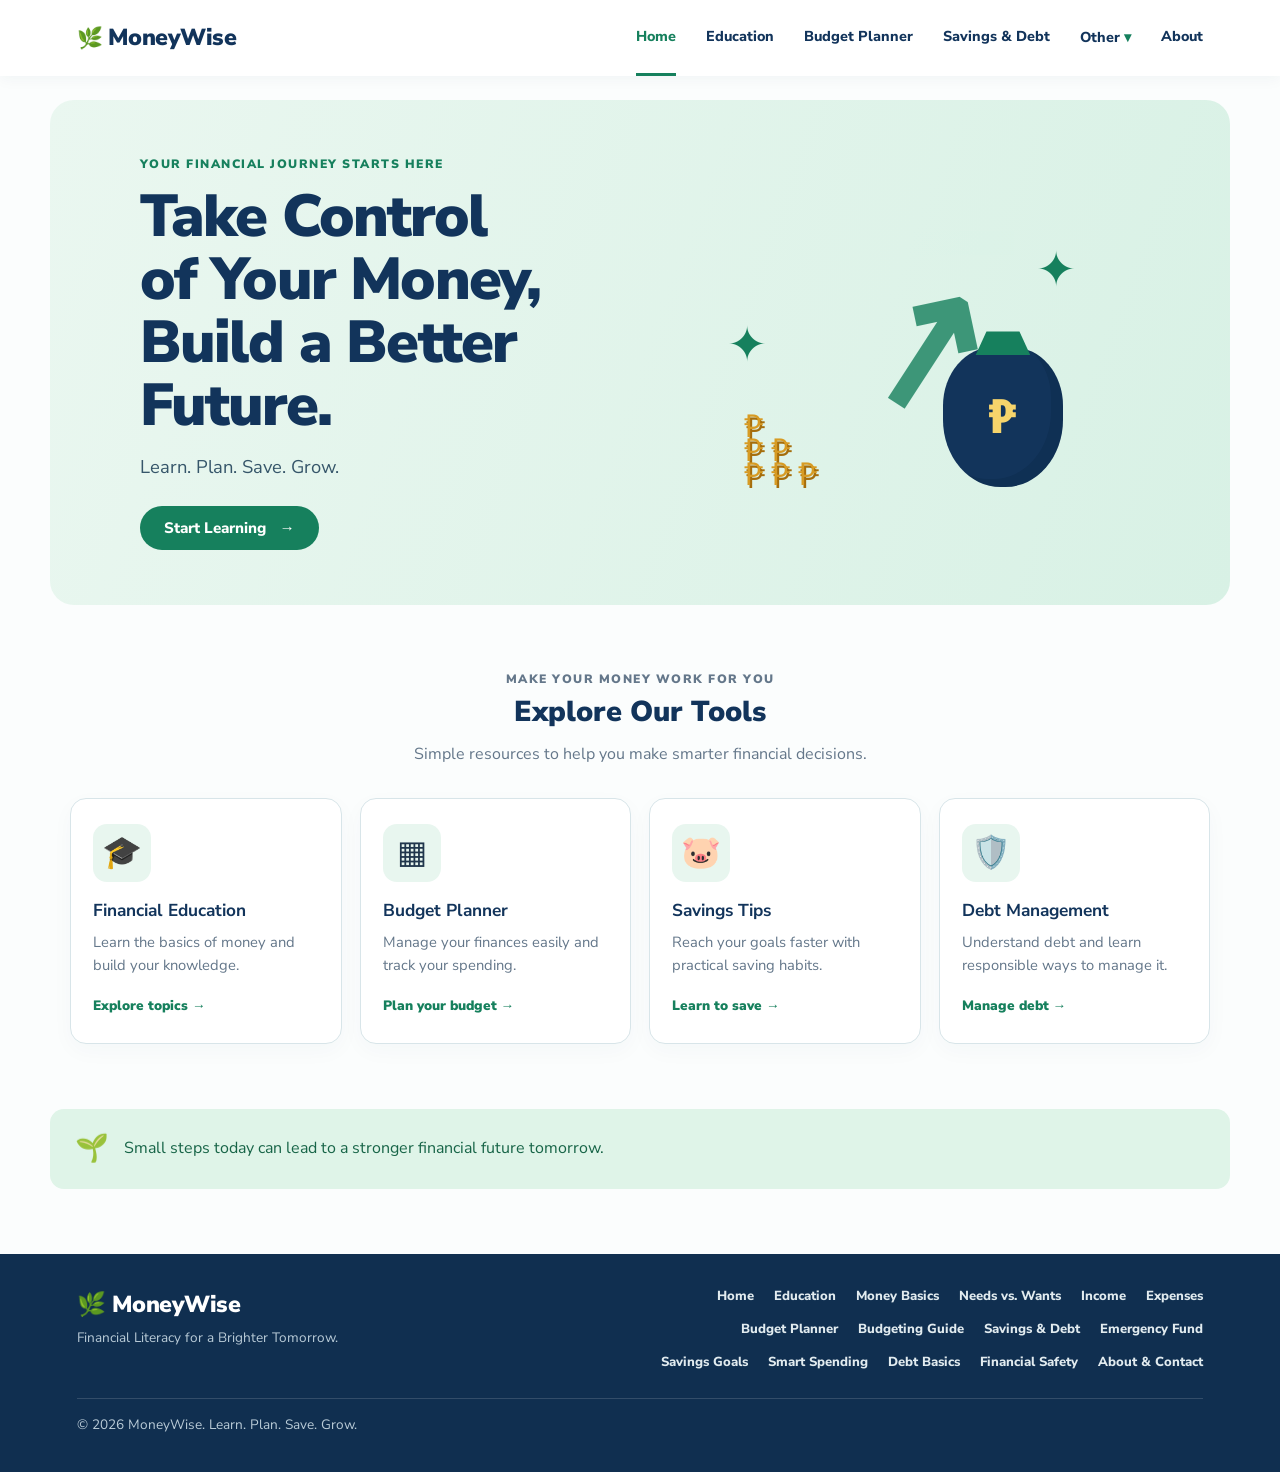
<file: index.html>
<!DOCTYPE html>
<html lang="en">
 <head>
  <meta charset="utf-8"/>
  <meta content="width=device-width, initial-scale=1.0" name="viewport"/>
  <title>
   MoneyWise | Financial Literacy
  </title>
  <link href="style.css" rel="stylesheet"/>
 </head>
 <body>
  <header class="site-header">
   <a class="brand" href="index.html">
    <span class="brand-icon">
     🌿
    </span>
    MoneyWise
   </a>
   <button aria-label="Toggle navigation" class="menu-toggle">
    ☰
   </button>
   <nav class="nav">
    <a class="active" href="index.html">
     Home
    </a>
    <a href="education.html">
     Education
    </a>
    <a href="budget.html">
     Budget Planner
    </a>
    <a href="savings.html">
     Savings &amp; Debt
    </a>
    <details class="more-menu"><summary>Other</summary><div class="more-links"><a href="money-basics.html">Money Basics</a><a href="needs-wants.html">Needs vs. Wants</a><a href="income.html">Income</a><a href="expenses.html">Expenses</a><a href="budget.html">Budget Planner</a><a href="budgeting-guide.html">Budgeting Guide</a><a href="savings.html">Savings & Debt</a><a href="emergency-fund.html">Emergency Fund</a><a href="saving-goals.html">Savings Goals</a><a href="smart-shopping.html">Smart Spending</a><a href="debt-basics.html">Debt Basics</a><a href="financial-safety.html">Financial Safety</a></div></details><a href="about.html">
     About
    </a>
   </nav>
  </header>
  <main>
   <section class="hero home-hero">
    <div class="hero-copy">
     <p class="eyebrow">
      YOUR FINANCIAL JOURNEY STARTS HERE
     </p>
     <h1>
      Take Control
      <br/>
      of Your Money,
      <br/>
      Build a Better Future.
     </h1>
     <p>
      Learn. Plan. Save. Grow.
     </p>
     <a class="btn" href="education.html">
      Start Learning
      <span>
       &rarr;
      </span>
     </a>
    </div>
    <div aria-hidden="true" class="hero-art">
     <div class="growth">
      &nearrow;
     </div>
     <div class="coin-stack">
      ₱
      <br/>
      ₱ ₱
      <br/>
      ₱ ₱ ₱
     </div>
     <div class="money-bag">
      ₱
     </div>
     <span class="leaf leaf-one">
      ✦
     </span>
     <span class="leaf leaf-two">
      ✦
     </span>
    </div>
   </section>
   <section class="section">
    <div class="section-heading">
     <p class="eyebrow">
      MAKE YOUR MONEY WORK FOR YOU
     </p>
     <h2>
      Explore Our Tools
     </h2>
     <p>
      Simple resources to help you make smarter financial decisions.
     </p>
    </div>
    <div class="feature-grid">
     <a class="feature-card" href="education.html">
      <span class="feature-icon">
       🎓
      </span>
      <h3>
       Financial Education
      </h3>
      <p>
       Learn the basics of money and build your knowledge.
      </p>
      <span class="card-link">
       Explore topics &rarr;
      </span>
     </a>
     <a class="feature-card" href="budget.html">
      <span class="feature-icon">
       ▦
      </span>
      <h3>
       Budget Planner
      </h3>
      <p>
       Manage your finances easily and track your spending.
      </p>
      <span class="card-link">
       Plan your budget &rarr;
      </span>
     </a>
     <a class="feature-card" href="savings.html">
      <span class="feature-icon">
       🐷
      </span>
      <h3>
       Savings Tips
      </h3>
      <p>
       Reach your goals faster with practical saving habits.
      </p>
      <span class="card-link">
       Learn to save &rarr;
      </span>
     </a>
     <a class="feature-card" href="savings.html#debt">
      <span class="feature-icon">
       🛡️
      </span>
      <h3>
       Debt Management
      </h3>
      <p>
       Understand debt and learn responsible ways to manage it.
      </p>
      <span class="card-link">
       Manage debt &rarr;
      </span>
     </a>
    </div>
   </section>
   <section class="quote-band">
    <span>
     🌱
    </span>
    <p>
     Small steps today can lead to a stronger financial future tomorrow.
    </p>
   </section>
  </main>
  <footer class="footer">
   <div>
    <a class="brand footer-brand" href="index.html">
     🌿 MoneyWise
    </a>
    <p>
     Financial Literacy for a Brighter Tomorrow.
    </p>
   </div>
   
   <div class="footer-links">
    <a href="index.html">Home</a>
    <a href="education.html">Education</a>
    <a href="money-basics.html">Money Basics</a>
    <a href="needs-wants.html">Needs vs. Wants</a>
    <a href="income.html">Income</a>
    <a href="expenses.html">Expenses</a>
    <a href="budget.html">Budget Planner</a>
    <a href="budgeting-guide.html">Budgeting Guide</a>
    <a href="savings.html">Savings & Debt</a>
    <a href="emergency-fund.html">Emergency Fund</a>
    <a href="saving-goals.html">Savings Goals</a>
    <a href="smart-shopping.html">Smart Spending</a>
    <a href="debt-basics.html">Debt Basics</a>
    <a href="financial-safety.html">Financial Safety</a>
    <a href="about.html">About & Contact</a>
   </div>
   <p class="copyright">
    &copy; 2026 MoneyWise. Learn. Plan. Save. Grow.
   </p>
  </footer>
  <script src="script.js">
  </script>
 </body>
</html>
</file>
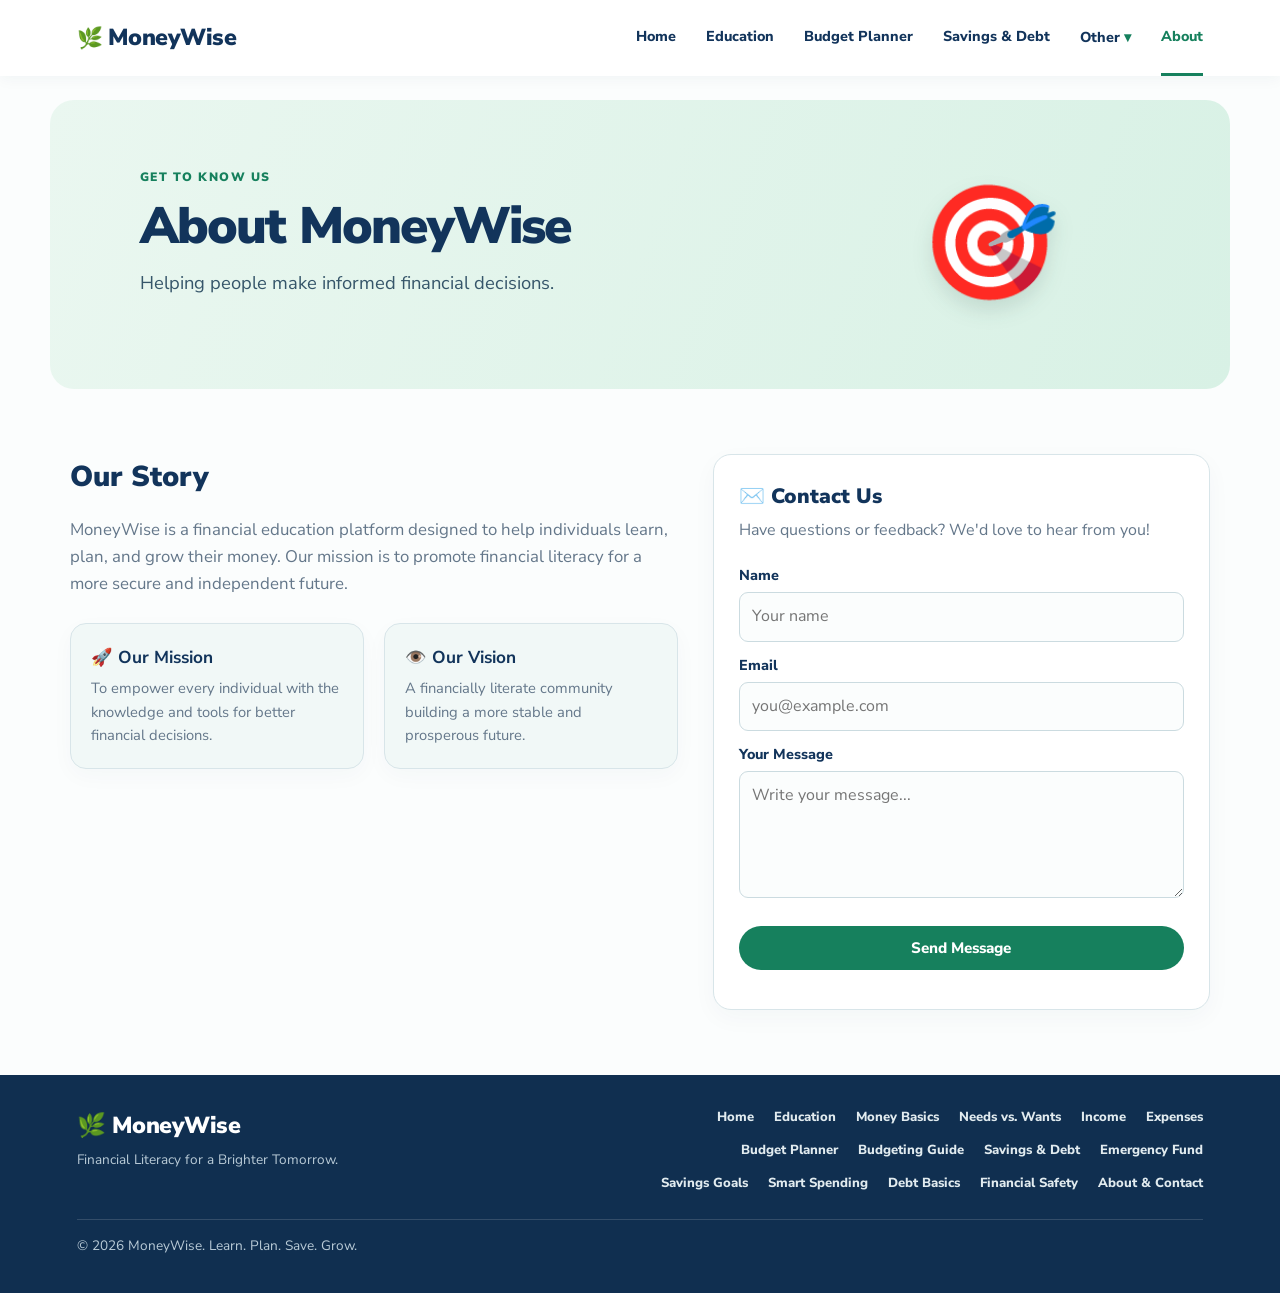
<file: about.html>
<!DOCTYPE html>
<html lang="en">
 <head>
  <meta charset="utf-8"/>
  <meta content="width=device-width, initial-scale=1.0" name="viewport"/>
  <title>
   About Us | MoneyWise
  </title>
  <link href="style.css" rel="stylesheet"/>
 </head>
 <body>
  <header class="site-header">
   <a class="brand" href="index.html">
    <span class="brand-icon">
     🌿
    </span>
    MoneyWise
   </a>
   <button aria-label="Toggle navigation" class="menu-toggle">
    ☰
   </button>
   <nav class="nav">
    <a href="index.html">
     Home
    </a>
    <a href="education.html">
     Education
    </a>
    <a href="budget.html">
     Budget Planner
    </a>
    <a href="savings.html">
     Savings &amp; Debt
    </a>
    <details class="more-menu"><summary>Other</summary><div class="more-links"><a href="money-basics.html">Money Basics</a><a href="needs-wants.html">Needs vs. Wants</a><a href="income.html">Income</a><a href="expenses.html">Expenses</a><a href="budget.html">Budget Planner</a><a href="budgeting-guide.html">Budgeting Guide</a><a href="savings.html">Savings & Debt</a><a href="emergency-fund.html">Emergency Fund</a><a href="saving-goals.html">Savings Goals</a><a href="smart-shopping.html">Smart Spending</a><a href="debt-basics.html">Debt Basics</a><a href="financial-safety.html">Financial Safety</a></div></details><a class="active" href="about.html">
     About
    </a>
   </nav>
  </header>
  <main>
   <section class="hero inner-hero about-hero">
    <div class="hero-copy">
     <p class="eyebrow">
      GET TO KNOW US
     </p>
     <h1>
      About MoneyWise
     </h1>
     <p>
      Helping people make informed financial decisions.
     </p>
    </div>
    <div class="hero-illustration target">
     🎯
    </div>
   </section>
   <section class="section about-layout">
    <div class="about-copy">
     <h2>
      Our Story
     </h2>
     <p>
      MoneyWise is a financial education platform designed to help individuals learn, plan, and grow their money. Our mission is to promote financial literacy for a more secure and independent future.
     </p>
     <div class="two-columns">
      <article class="mini-panel">
       <h3>
        🚀 Our Mission
       </h3>
       <p>
        To empower every individual with the knowledge and tools for better financial decisions.
       </p>
      </article>
      <article class="mini-panel">
       <h3>
        👁️ Our Vision
       </h3>
       <p>
        A financially literate community building a more stable and prosperous future.
       </p>
      </article>
     </div>
    </div>
    <section class="panel contact-panel">
     <h2>
      ✉️ Contact Us
     </h2>
     <p class="muted">
      Have questions or feedback? We'd love to hear from you!
     </p>
     <form id="contact-form">
      <label for="name">
       Name
      </label>
      <input id="name" placeholder="Your name" required="" type="text"/>
      <label for="email">
       Email
      </label>
      <input id="email" placeholder="you@example.com" required="" type="email"/>
      <label for="message">
       Your Message
      </label>
      <textarea id="message" placeholder="Write your message..." required="" rows="4"></textarea>
      <button class="btn full-btn" type="submit">
       Send Message
      </button>
      <p aria-live="polite" class="form-message" id="contact-message">
      </p>
     </form>
    </section>
   </section>
  </main>
  <footer class="footer">
   <div>
    <a class="brand footer-brand" href="index.html">
     🌿 MoneyWise
    </a>
    <p>
     Financial Literacy for a Brighter Tomorrow.
    </p>
   </div>
   
   <div class="footer-links">
    <a href="index.html">Home</a>
    <a href="education.html">Education</a>
    <a href="money-basics.html">Money Basics</a>
    <a href="needs-wants.html">Needs vs. Wants</a>
    <a href="income.html">Income</a>
    <a href="expenses.html">Expenses</a>
    <a href="budget.html">Budget Planner</a>
    <a href="budgeting-guide.html">Budgeting Guide</a>
    <a href="savings.html">Savings & Debt</a>
    <a href="emergency-fund.html">Emergency Fund</a>
    <a href="saving-goals.html">Savings Goals</a>
    <a href="smart-shopping.html">Smart Spending</a>
    <a href="debt-basics.html">Debt Basics</a>
    <a href="financial-safety.html">Financial Safety</a>
    <a href="about.html">About & Contact</a>
   </div>
   <p class="copyright">
    &copy; 2026 MoneyWise. Learn. Plan. Save. Grow.
   </p>
  </footer>
  <script src="script.js">
  </script>
 </body>
</html>
</file>
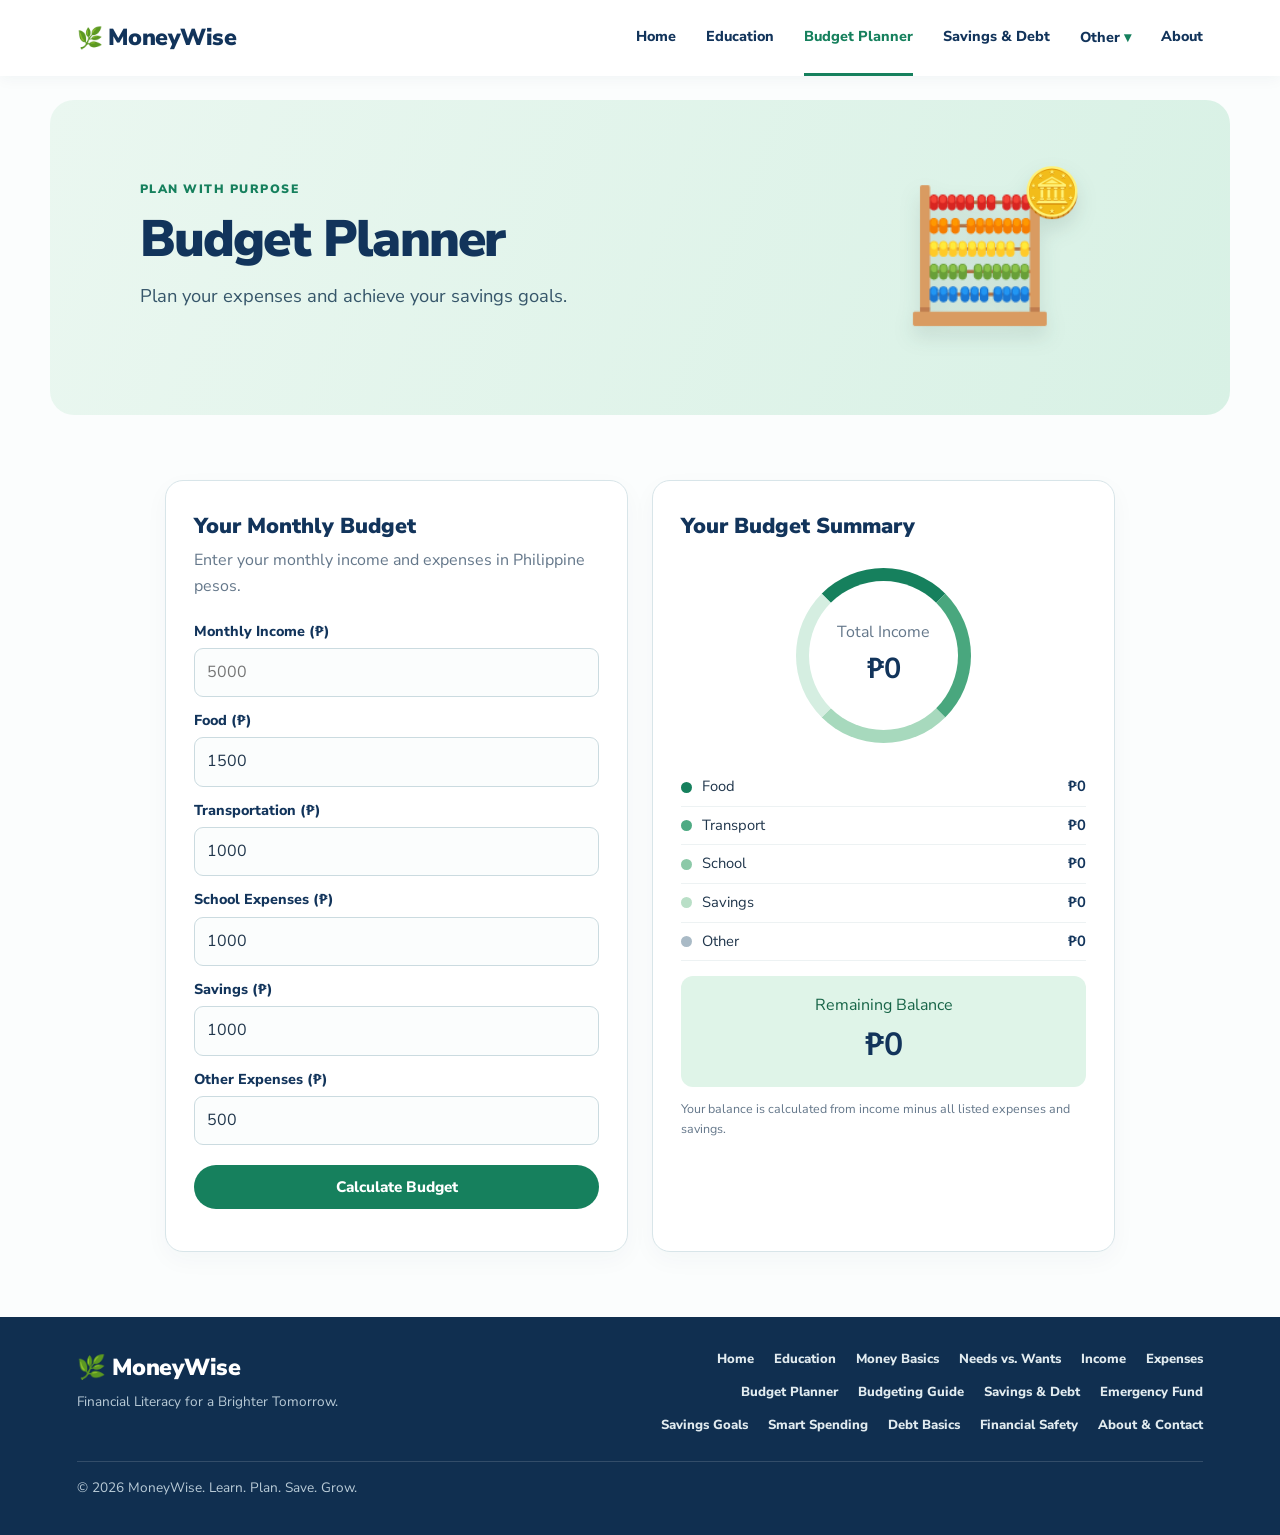
<file: budget.html>
<!DOCTYPE html>
<html lang="en">
 <head>
  <meta charset="utf-8"/>
  <meta content="width=device-width, initial-scale=1.0" name="viewport"/>
  <title>
   Budget Planner | MoneyWise
  </title>
  <link href="style.css" rel="stylesheet"/>
 </head>
 <body>
  <header class="site-header">
   <a class="brand" href="index.html">
    <span class="brand-icon">
     🌿
    </span>
    MoneyWise
   </a>
   <button aria-label="Toggle navigation" class="menu-toggle">
    ☰
   </button>
   <nav class="nav">
    <a href="index.html">
     Home
    </a>
    <a href="education.html">
     Education
    </a>
    <a class="active" href="budget.html">
     Budget Planner
    </a>
    <a href="savings.html">
     Savings &amp; Debt
    </a>
    <details class="more-menu"><summary>Other</summary><div class="more-links"><a href="money-basics.html">Money Basics</a><a href="needs-wants.html">Needs vs. Wants</a><a href="income.html">Income</a><a href="expenses.html">Expenses</a><a href="budget.html">Budget Planner</a><a href="budgeting-guide.html">Budgeting Guide</a><a href="savings.html">Savings & Debt</a><a href="emergency-fund.html">Emergency Fund</a><a href="saving-goals.html">Savings Goals</a><a href="smart-shopping.html">Smart Spending</a><a href="debt-basics.html">Debt Basics</a><a href="financial-safety.html">Financial Safety</a></div></details><a href="about.html">
     About
    </a>
   </nav>
  </header>
  <main>
   <section class="hero inner-hero budget-hero">
    <div class="hero-copy">
     <p class="eyebrow">
      PLAN WITH PURPOSE
     </p>
     <h1>
      Budget Planner
     </h1>
     <p>
      Plan your expenses and achieve your savings goals.
     </p>
    </div>
    <div class="hero-illustration">
     🧮
     <span>
      🪙
     </span>
    </div>
   </section>
   <section class="section">
    <div class="budget-layout">
     <section class="panel">
      <h2>
       Your Monthly Budget
      </h2>
      <p class="muted">
       Enter your monthly income and expenses in Philippine pesos.
      </p>
      <form id="budget-form">
       <label for="income">
        Monthly Income (₱)
       </label>
       <input id="income" min="0" placeholder="5000" required="" step="0.01" type="number"/>
       <label for="food">
        Food (₱)
       </label>
       <input id="food" min="0" step="0.01" type="number" value="1500"/>
       <label for="transport">
        Transportation (₱)
       </label>
       <input id="transport" min="0" step="0.01" type="number" value="1000"/>
       <label for="school">
        School Expenses (₱)
       </label>
       <input id="school" min="0" step="0.01" type="number" value="1000"/>
       <label for="savings">
        Savings (₱)
       </label>
       <input id="savings" min="0" step="0.01" type="number" value="1000"/>
       <label for="other">
        Other Expenses (₱)
       </label>
       <input id="other" min="0" step="0.01" type="number" value="500"/>
       <button class="btn full-btn" type="submit">
        Calculate Budget
       </button>
      </form>
      <p aria-live="polite" class="form-message" id="budget-message">
      </p>
     </section>
     <section class="panel summary-panel">
      <h2>
       Your Budget Summary
      </h2>
      <div class="total-circle">
       <span>
        Total Income
       </span>
       <strong id="total-income">
        ₱0
       </strong>
      </div>
      <ul class="legend">
       <li>
        <span class="dot food">
        </span>
        Food
        <strong id="food-value">
         ₱0
        </strong>
       </li>
       <li>
        <span class="dot transport">
        </span>
        Transport
        <strong id="transport-value">
         ₱0
        </strong>
       </li>
       <li>
        <span class="dot school">
        </span>
        School
        <strong id="school-value">
         ₱0
        </strong>
       </li>
       <li>
        <span class="dot savings">
        </span>
        Savings
        <strong id="savings-value">
         ₱0
        </strong>
       </li>
       <li>
        <span class="dot other">
        </span>
        Other
        <strong id="other-value">
         ₱0
        </strong>
       </li>
      </ul>
      <div class="balance-box">
       <span>
        Remaining Balance
       </span>
       <strong id="balance">
        ₱0
       </strong>
      </div>
      <p class="muted small">
       Your balance is calculated from income minus all listed expenses and savings.
      </p>
     </section>
    </div>
   </section>
  </main>
  <footer class="footer">
   <div>
    <a class="brand footer-brand" href="index.html">
     🌿 MoneyWise
    </a>
    <p>
     Financial Literacy for a Brighter Tomorrow.
    </p>
   </div>
   
   <div class="footer-links">
    <a href="index.html">Home</a>
    <a href="education.html">Education</a>
    <a href="money-basics.html">Money Basics</a>
    <a href="needs-wants.html">Needs vs. Wants</a>
    <a href="income.html">Income</a>
    <a href="expenses.html">Expenses</a>
    <a href="budget.html">Budget Planner</a>
    <a href="budgeting-guide.html">Budgeting Guide</a>
    <a href="savings.html">Savings & Debt</a>
    <a href="emergency-fund.html">Emergency Fund</a>
    <a href="saving-goals.html">Savings Goals</a>
    <a href="smart-shopping.html">Smart Spending</a>
    <a href="debt-basics.html">Debt Basics</a>
    <a href="financial-safety.html">Financial Safety</a>
    <a href="about.html">About & Contact</a>
   </div>
   <p class="copyright">
    &copy; 2026 MoneyWise. Learn. Plan. Save. Grow.
   </p>
  </footer>
  <script src="script.js">
  </script>
 </body>
</html>
</file>
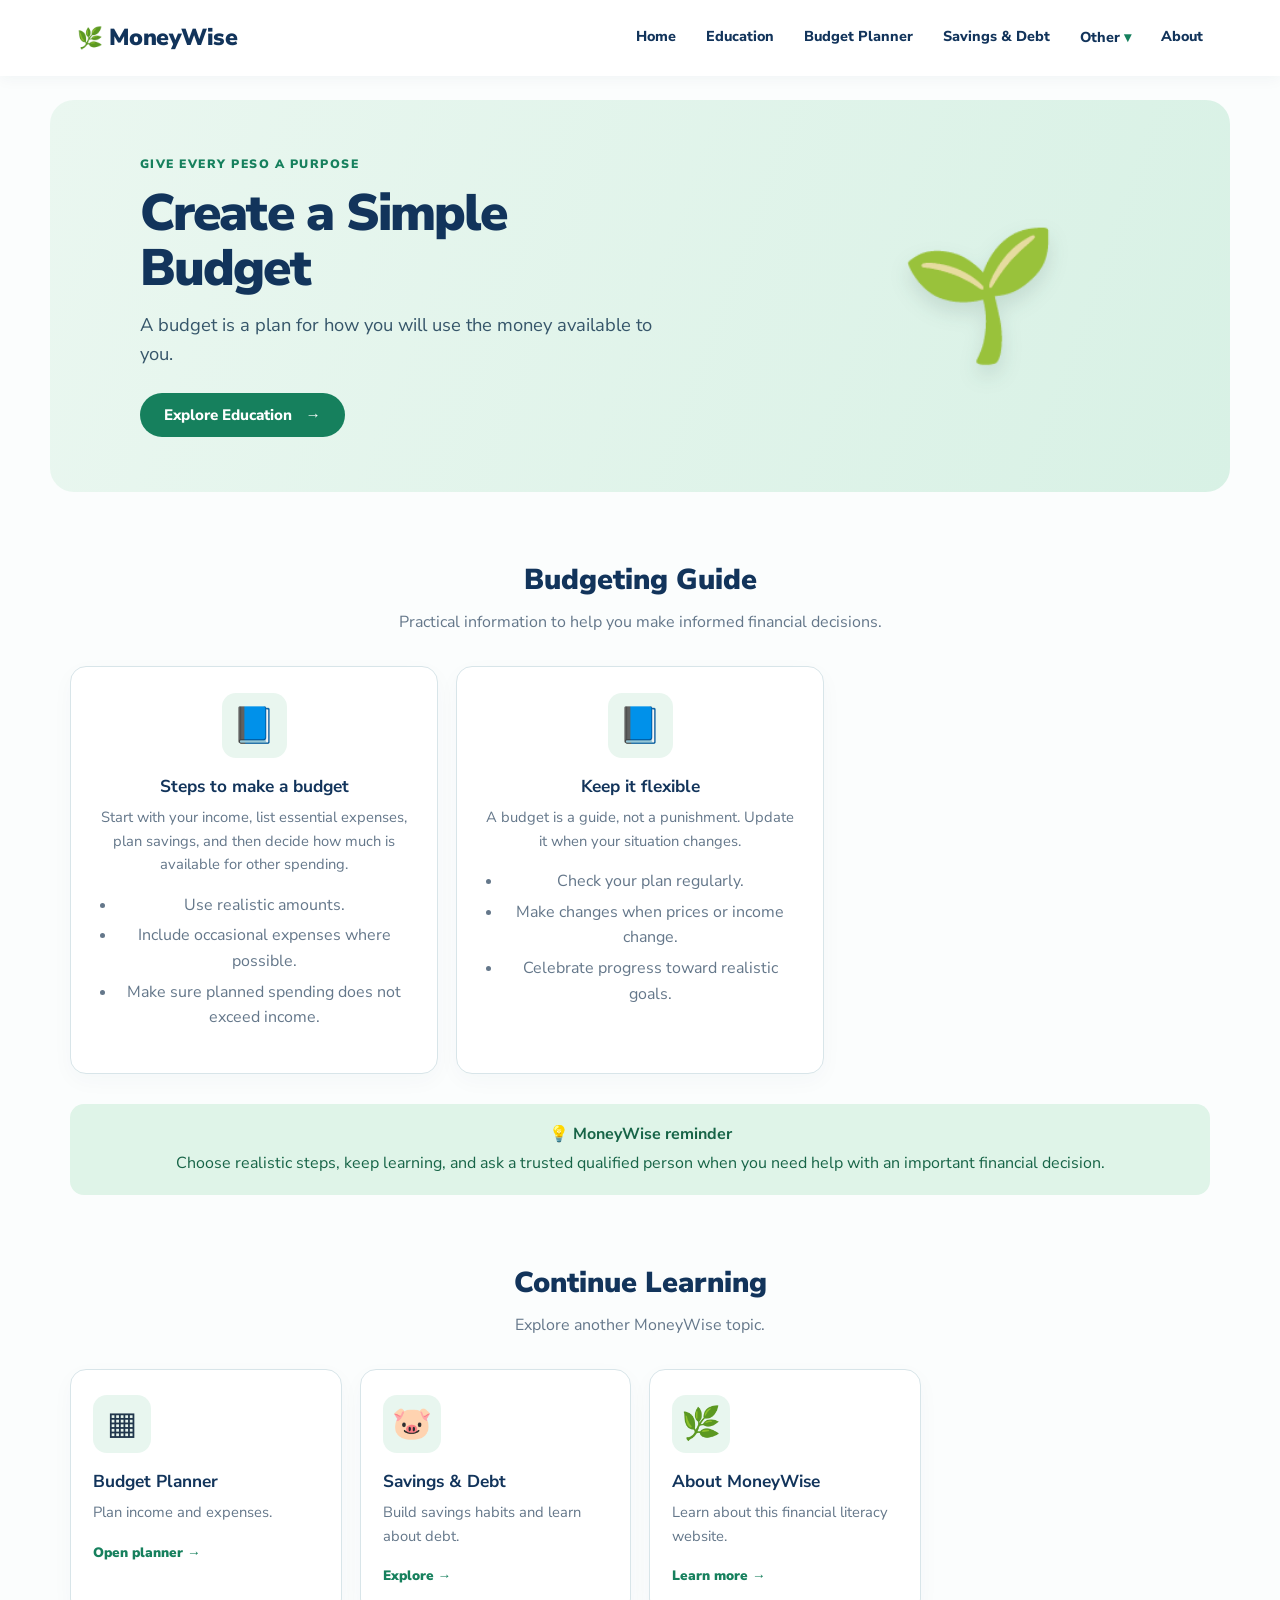
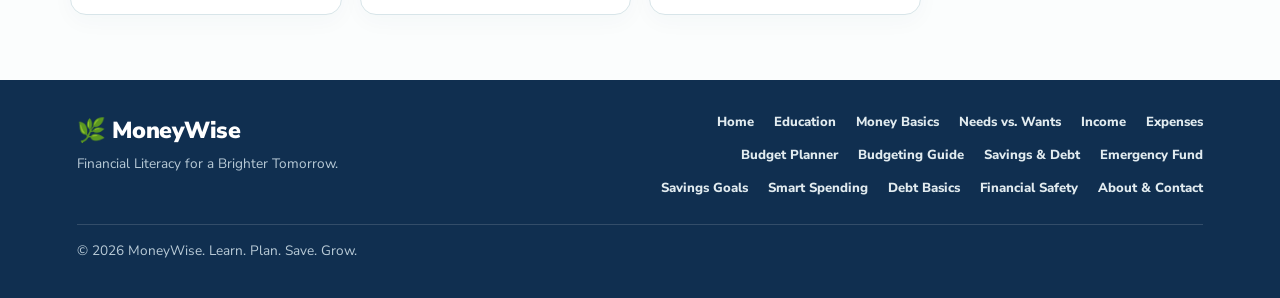
<file: budgeting-guide.html>
<!DOCTYPE html>
<html lang="en">
<head>
    <meta charset="UTF-8">
    <meta name="viewport" content="width=device-width, initial-scale=1.0">
    <meta name="description" content="A budget is a plan for how you will use the money available to you.">
    <title>Budgeting Guide | MoneyWise</title>
    <link rel="stylesheet" href="style.css">
</head>
<body>
    <header class="site-header">
        <a class="brand" href="index.html"><span class="brand-icon">🌿</span> MoneyWise</a>
        <button class="menu-toggle" aria-label="Toggle navigation">☰</button>
        <nav class="nav">
            <a href="index.html">Home</a>
            <a href="education.html">Education</a>
            <a href="budget.html">Budget Planner</a>
            <a href="savings.html">Savings &amp; Debt</a>
            <details class="more-menu"><summary>Other</summary><div class="more-links"><a href="money-basics.html">Money Basics</a><a href="needs-wants.html">Needs vs. Wants</a><a href="income.html">Income</a><a href="expenses.html">Expenses</a><a href="budget.html">Budget Planner</a><a href="budgeting-guide.html">Budgeting Guide</a><a href="savings.html">Savings & Debt</a><a href="emergency-fund.html">Emergency Fund</a><a href="saving-goals.html">Savings Goals</a><a href="smart-shopping.html">Smart Spending</a><a href="debt-basics.html">Debt Basics</a><a href="financial-safety.html">Financial Safety</a></div></details>
            <a href="about.html">About</a>
        </nav>
    </header>
    <main>
        <section class="hero inner-hero">
            <div class="hero-copy">
                <p class="eyebrow">GIVE EVERY PESO A PURPOSE</p>
                <h1>Create a Simple Budget</h1>
                <p>A budget is a plan for how you will use the money available to you.</p>
                <a class="btn" href="education.html">Explore Education <span>→</span></a>
            </div>
            <div class="hero-illustration book" aria-hidden="true">🌱</div>
        </section>
        <section class="section">
            <div class="section-heading">
                <h2>Budgeting Guide</h2>
                <p>Practical information to help you make informed financial decisions.</p>
            </div>
            <div class="topic-grid">
      <article class="topic-card"><span>📘</span><h3>Steps to make a budget</h3><p>Start with your income, list essential expenses, plan savings, and then decide how much is available for other spending.</p><ul><li>Use realistic amounts.</li><li>Include occasional expenses where possible.</li><li>Make sure planned spending does not exceed income.</li></ul></article>
      <article class="topic-card"><span>📘</span><h3>Keep it flexible</h3><p>A budget is a guide, not a punishment. Update it when your situation changes.</p><ul><li>Check your plan regularly.</li><li>Make changes when prices or income change.</li><li>Celebrate progress toward realistic goals.</li></ul></article>
            </div>
            <div class="tip-banner"><strong>💡 MoneyWise reminder</strong><p>Choose realistic steps, keep learning, and ask a trusted qualified person when you need help with an important financial decision.</p></div>
        </section>
        <section class="section page-navigation">
            <div class="section-heading"><h2>Continue Learning</h2><p>Explore another MoneyWise topic.</p></div>
            <div class="feature-grid">
                <a class="feature-card" href="budget.html"><span class="feature-icon">▦</span><h3>Budget Planner</h3><p>Plan income and expenses.</p><span class="card-link">Open planner →</span></a>
                <a class="feature-card" href="savings.html"><span class="feature-icon">🐷</span><h3>Savings &amp; Debt</h3><p>Build savings habits and learn about debt.</p><span class="card-link">Explore →</span></a>
                <a class="feature-card" href="about.html"><span class="feature-icon">🌿</span><h3>About MoneyWise</h3><p>Learn about this financial literacy website.</p><span class="card-link">Learn more →</span></a>
            </div>
        </section>
    </main>
    <footer class="footer">
        <div><a class="brand footer-brand" href="index.html">🌿 MoneyWise</a><p>Financial Literacy for a Brighter Tomorrow.</p></div>
        <div class="footer-links"><a href="index.html">Home</a><a href="education.html">Education</a><a href="money-basics.html">Money Basics</a><a href="needs-wants.html">Needs vs. Wants</a><a href="income.html">Income</a><a href="expenses.html">Expenses</a><a href="budget.html">Budget Planner</a><a href="budgeting-guide.html">Budgeting Guide</a><a href="savings.html">Savings & Debt</a><a href="emergency-fund.html">Emergency Fund</a><a href="saving-goals.html">Savings Goals</a><a href="smart-shopping.html">Smart Spending</a><a href="debt-basics.html">Debt Basics</a><a href="financial-safety.html">Financial Safety</a><a href="about.html">About & Contact</a></div>
        <p class="copyright">&copy; 2026 MoneyWise. Learn. Plan. Save. Grow.</p>
    </footer>
    <script src="script.js"></script>
</body>
</html>
</file>
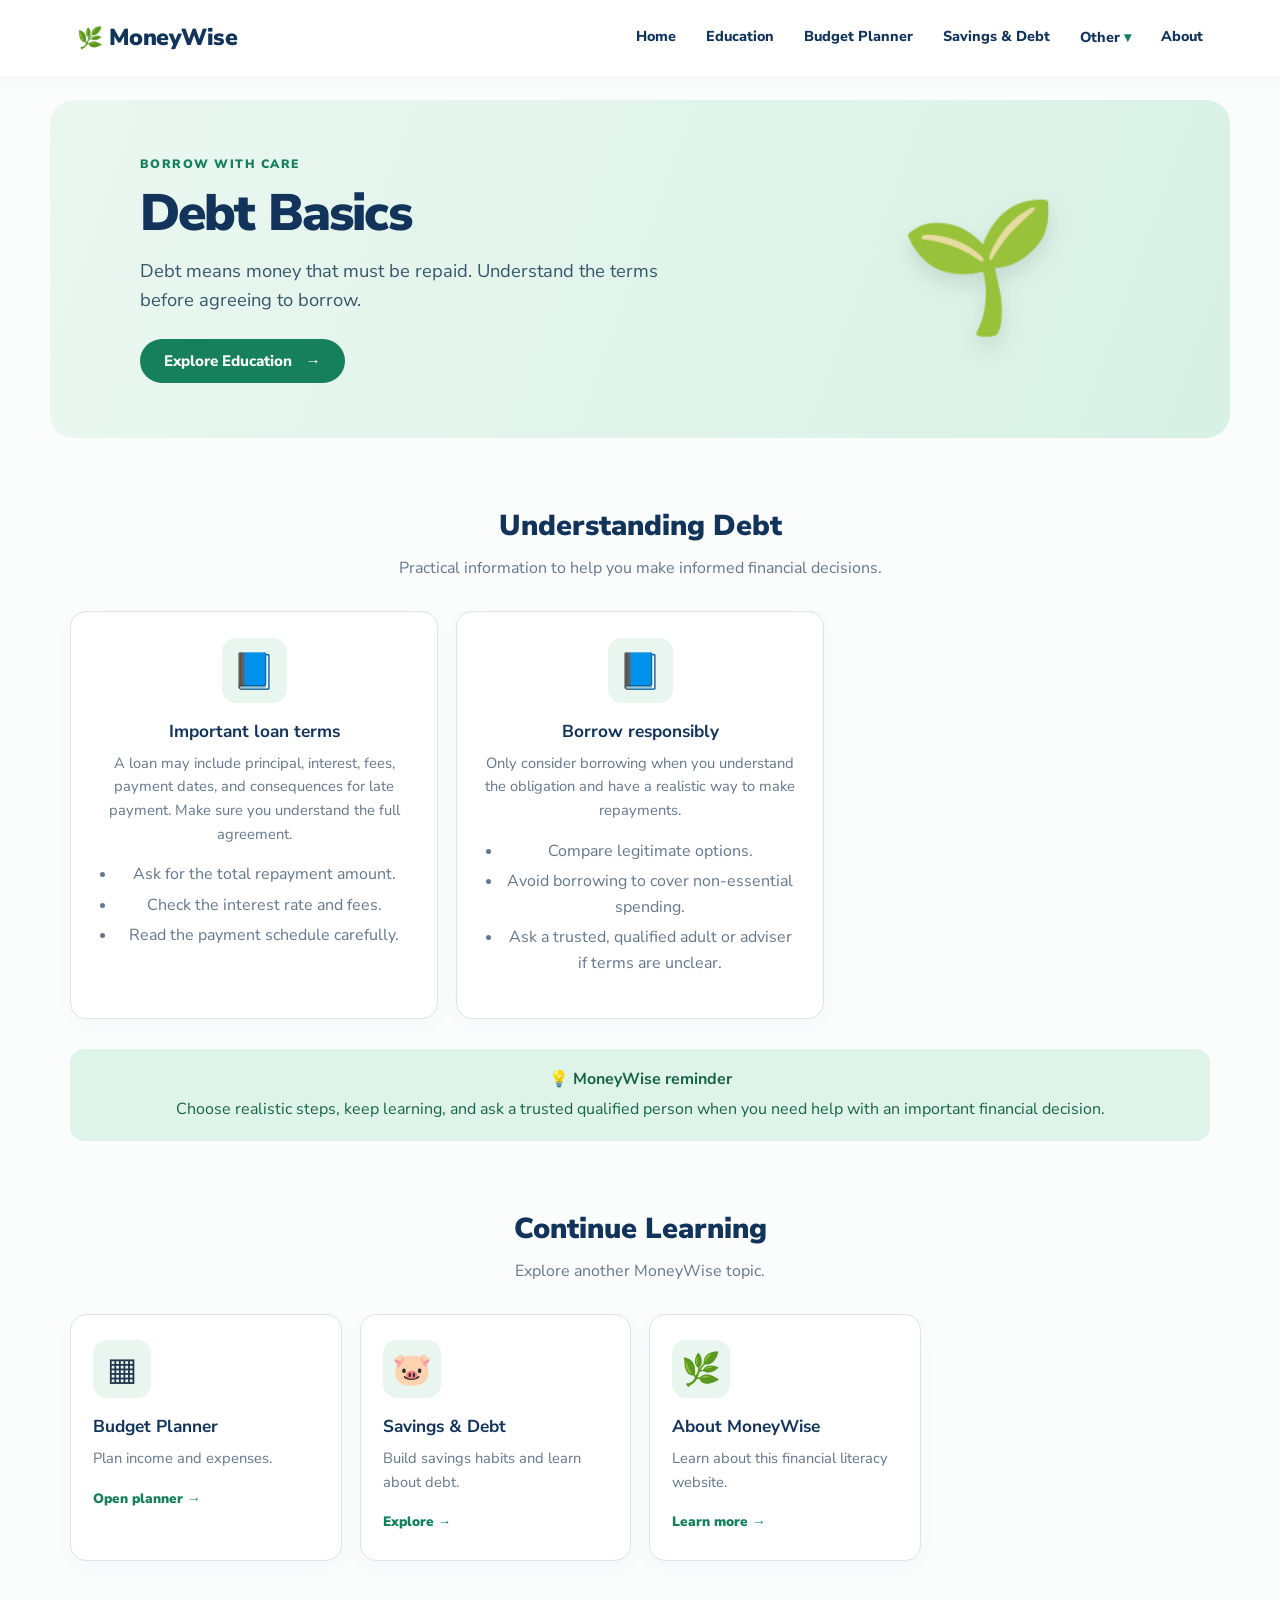
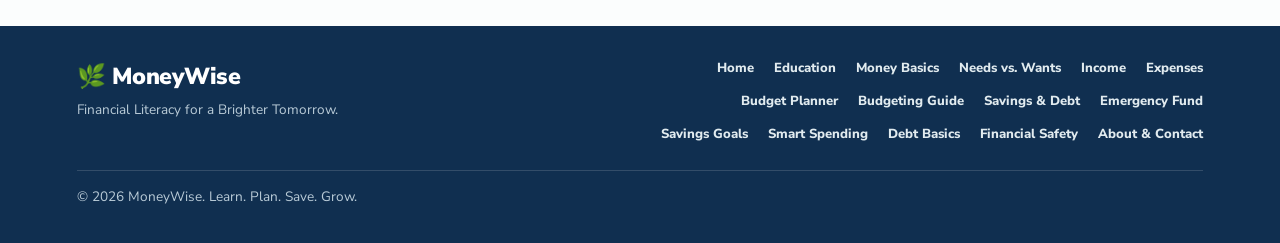
<file: debt-basics.html>
<!DOCTYPE html>
<html lang="en">
<head>
    <meta charset="UTF-8">
    <meta name="viewport" content="width=device-width, initial-scale=1.0">
    <meta name="description" content="Debt means money that must be repaid. Understand the terms before agreeing to borrow.">
    <title>Understanding Debt | MoneyWise</title>
    <link rel="stylesheet" href="style.css">
</head>
<body>
    <header class="site-header">
        <a class="brand" href="index.html"><span class="brand-icon">🌿</span> MoneyWise</a>
        <button class="menu-toggle" aria-label="Toggle navigation">☰</button>
        <nav class="nav">
            <a href="index.html">Home</a>
            <a href="education.html">Education</a>
            <a href="budget.html">Budget Planner</a>
            <a href="savings.html">Savings &amp; Debt</a>
            <details class="more-menu"><summary>Other</summary><div class="more-links"><a href="money-basics.html">Money Basics</a><a href="needs-wants.html">Needs vs. Wants</a><a href="income.html">Income</a><a href="expenses.html">Expenses</a><a href="budget.html">Budget Planner</a><a href="budgeting-guide.html">Budgeting Guide</a><a href="savings.html">Savings & Debt</a><a href="emergency-fund.html">Emergency Fund</a><a href="saving-goals.html">Savings Goals</a><a href="smart-shopping.html">Smart Spending</a><a href="debt-basics.html">Debt Basics</a><a href="financial-safety.html">Financial Safety</a></div></details>
            <a href="about.html">About</a>
        </nav>
    </header>
    <main>
        <section class="hero inner-hero">
            <div class="hero-copy">
                <p class="eyebrow">BORROW WITH CARE</p>
                <h1>Debt Basics</h1>
                <p>Debt means money that must be repaid. Understand the terms before agreeing to borrow.</p>
                <a class="btn" href="education.html">Explore Education <span>→</span></a>
            </div>
            <div class="hero-illustration book" aria-hidden="true">🌱</div>
        </section>
        <section class="section">
            <div class="section-heading">
                <h2>Understanding Debt</h2>
                <p>Practical information to help you make informed financial decisions.</p>
            </div>
            <div class="topic-grid">
      <article class="topic-card"><span>📘</span><h3>Important loan terms</h3><p>A loan may include principal, interest, fees, payment dates, and consequences for late payment. Make sure you understand the full agreement.</p><ul><li>Ask for the total repayment amount.</li><li>Check the interest rate and fees.</li><li>Read the payment schedule carefully.</li></ul></article>
      <article class="topic-card"><span>📘</span><h3>Borrow responsibly</h3><p>Only consider borrowing when you understand the obligation and have a realistic way to make repayments.</p><ul><li>Compare legitimate options.</li><li>Avoid borrowing to cover non-essential spending.</li><li>Ask a trusted, qualified adult or adviser if terms are unclear.</li></ul></article>
            </div>
            <div class="tip-banner"><strong>💡 MoneyWise reminder</strong><p>Choose realistic steps, keep learning, and ask a trusted qualified person when you need help with an important financial decision.</p></div>
        </section>
        <section class="section page-navigation">
            <div class="section-heading"><h2>Continue Learning</h2><p>Explore another MoneyWise topic.</p></div>
            <div class="feature-grid">
                <a class="feature-card" href="budget.html"><span class="feature-icon">▦</span><h3>Budget Planner</h3><p>Plan income and expenses.</p><span class="card-link">Open planner →</span></a>
                <a class="feature-card" href="savings.html"><span class="feature-icon">🐷</span><h3>Savings &amp; Debt</h3><p>Build savings habits and learn about debt.</p><span class="card-link">Explore →</span></a>
                <a class="feature-card" href="about.html"><span class="feature-icon">🌿</span><h3>About MoneyWise</h3><p>Learn about this financial literacy website.</p><span class="card-link">Learn more →</span></a>
            </div>
        </section>
    </main>
    <footer class="footer">
        <div><a class="brand footer-brand" href="index.html">🌿 MoneyWise</a><p>Financial Literacy for a Brighter Tomorrow.</p></div>
        <div class="footer-links"><a href="index.html">Home</a><a href="education.html">Education</a><a href="money-basics.html">Money Basics</a><a href="needs-wants.html">Needs vs. Wants</a><a href="income.html">Income</a><a href="expenses.html">Expenses</a><a href="budget.html">Budget Planner</a><a href="budgeting-guide.html">Budgeting Guide</a><a href="savings.html">Savings & Debt</a><a href="emergency-fund.html">Emergency Fund</a><a href="saving-goals.html">Savings Goals</a><a href="smart-shopping.html">Smart Spending</a><a href="debt-basics.html">Debt Basics</a><a href="financial-safety.html">Financial Safety</a><a href="about.html">About & Contact</a></div>
        <p class="copyright">&copy; 2026 MoneyWise. Learn. Plan. Save. Grow.</p>
    </footer>
    <script src="script.js"></script>
</body>
</html>
</file>
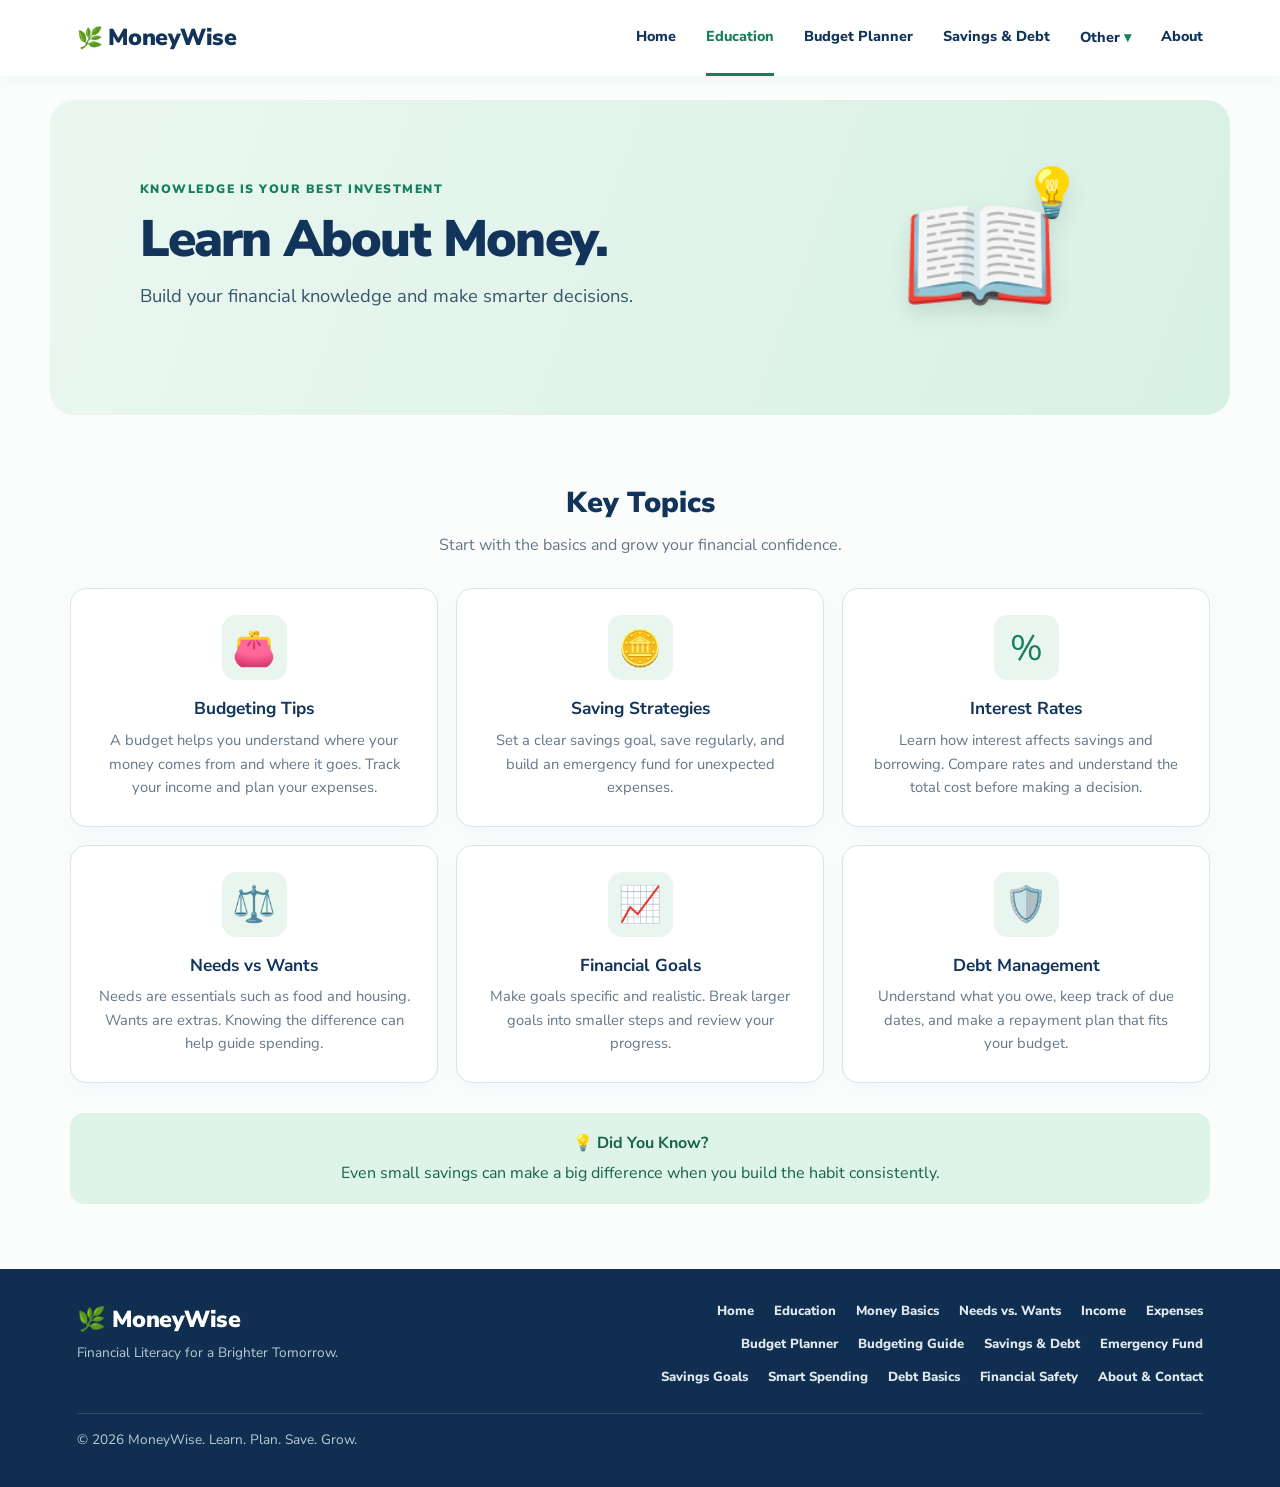
<file: education.html>
<!DOCTYPE html>
<html lang="en">
 <head>
  <meta charset="utf-8"/>
  <meta content="width=device-width, initial-scale=1.0" name="viewport"/>
  <title>
   Financial Education | MoneyWise
  </title>
  <link href="style.css" rel="stylesheet"/>
 </head>
 <body>
  <header class="site-header">
   <a class="brand" href="index.html">
    <span class="brand-icon">
     🌿
    </span>
    MoneyWise
   </a>
   <button aria-label="Toggle navigation" class="menu-toggle">
    ☰
   </button>
   <nav class="nav">
    <a href="index.html">
     Home
    </a>
    <a class="active" href="education.html">
     Education
    </a>
    <a href="budget.html">
     Budget Planner
    </a>
    <a href="savings.html">
     Savings &amp; Debt
    </a>
    <details class="more-menu"><summary>Other</summary><div class="more-links"><a href="money-basics.html">Money Basics</a><a href="needs-wants.html">Needs vs. Wants</a><a href="income.html">Income</a><a href="expenses.html">Expenses</a><a href="budget.html">Budget Planner</a><a href="budgeting-guide.html">Budgeting Guide</a><a href="savings.html">Savings & Debt</a><a href="emergency-fund.html">Emergency Fund</a><a href="saving-goals.html">Savings Goals</a><a href="smart-shopping.html">Smart Spending</a><a href="debt-basics.html">Debt Basics</a><a href="financial-safety.html">Financial Safety</a></div></details><a href="about.html">
     About
    </a>
   </nav>
  </header>
  <main>
   <section class="hero inner-hero education-hero">
    <div class="hero-copy">
     <p class="eyebrow">
      KNOWLEDGE IS YOUR BEST INVESTMENT
     </p>
     <h1>
      Learn About Money.
     </h1>
     <p>
      Build your financial knowledge and make smarter decisions.
     </p>
    </div>
    <div class="hero-illustration book">
     📖
     <span>
      💡
     </span>
    </div>
   </section>
   <section class="section">
    <div class="section-heading">
     <h2>
      Key Topics
     </h2>
     <p>
      Start with the basics and grow your financial confidence.
     </p>
    </div>
    <div class="topic-grid">
     <article class="topic-card">
      <span>
       👛
      </span>
      <h3>
       Budgeting Tips
      </h3>
      <p>
       A budget helps you understand where your money comes from and where it goes. Track your income and plan your expenses.
      </p>
     </article>
     <article class="topic-card">
      <span>
       🪙
      </span>
      <h3>
       Saving Strategies
      </h3>
      <p>
       Set a clear savings goal, save regularly, and build an emergency fund for unexpected expenses.
      </p>
     </article>
     <article class="topic-card">
      <span>
       %
      </span>
      <h3>
       Interest Rates
      </h3>
      <p>
       Learn how interest affects savings and borrowing. Compare rates and understand the total cost before making a decision.
      </p>
     </article>
     <article class="topic-card">
      <span>
       ⚖️
      </span>
      <h3>
       Needs vs Wants
      </h3>
      <p>
       Needs are essentials such as food and housing. Wants are extras. Knowing the difference can help guide spending.
      </p>
     </article>
     <article class="topic-card">
      <span>
       📈
      </span>
      <h3>
       Financial Goals
      </h3>
      <p>
       Make goals specific and realistic. Break larger goals into smaller steps and review your progress.
      </p>
     </article>
     <article class="topic-card">
      <span>
       🛡️
      </span>
      <h3>
       Debt Management
      </h3>
      <p>
       Understand what you owe, keep track of due dates, and make a repayment plan that fits your budget.
      </p>
     </article>
    </div>
    <div class="tip-banner">
     <strong>
      💡 Did You Know?
     </strong>
     <p>
      Even small savings can make a big difference when you build the habit consistently.
     </p>
    </div>
   </section>
  </main>
  <footer class="footer">
   <div>
    <a class="brand footer-brand" href="index.html">
     🌿 MoneyWise
    </a>
    <p>
     Financial Literacy for a Brighter Tomorrow.
    </p>
   </div>
   
   <div class="footer-links">
    <a href="index.html">Home</a>
    <a href="education.html">Education</a>
    <a href="money-basics.html">Money Basics</a>
    <a href="needs-wants.html">Needs vs. Wants</a>
    <a href="income.html">Income</a>
    <a href="expenses.html">Expenses</a>
    <a href="budget.html">Budget Planner</a>
    <a href="budgeting-guide.html">Budgeting Guide</a>
    <a href="savings.html">Savings & Debt</a>
    <a href="emergency-fund.html">Emergency Fund</a>
    <a href="saving-goals.html">Savings Goals</a>
    <a href="smart-shopping.html">Smart Spending</a>
    <a href="debt-basics.html">Debt Basics</a>
    <a href="financial-safety.html">Financial Safety</a>
    <a href="about.html">About & Contact</a>
   </div>
   <p class="copyright">
    &copy; 2026 MoneyWise. Learn. Plan. Save. Grow.
   </p>
  </footer>
  <script src="script.js">
  </script>
 </body>
</html>
</file>
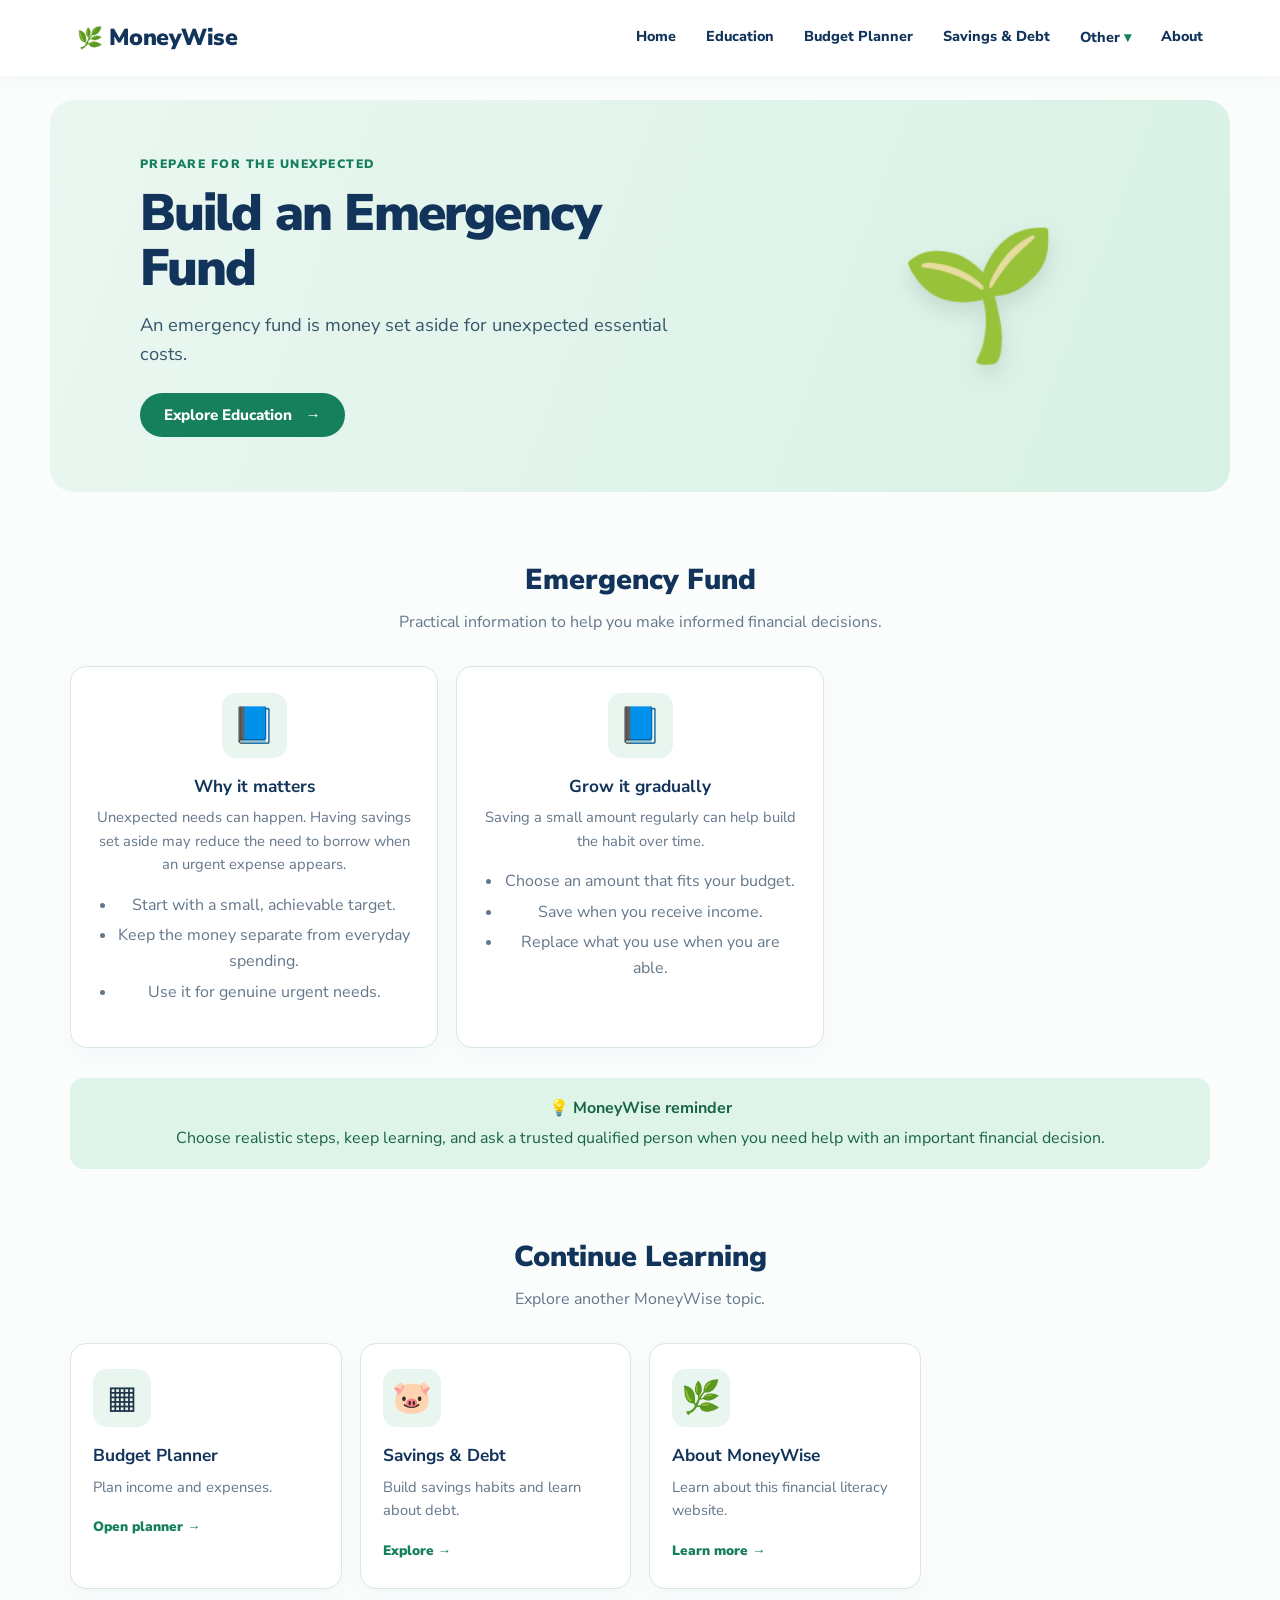
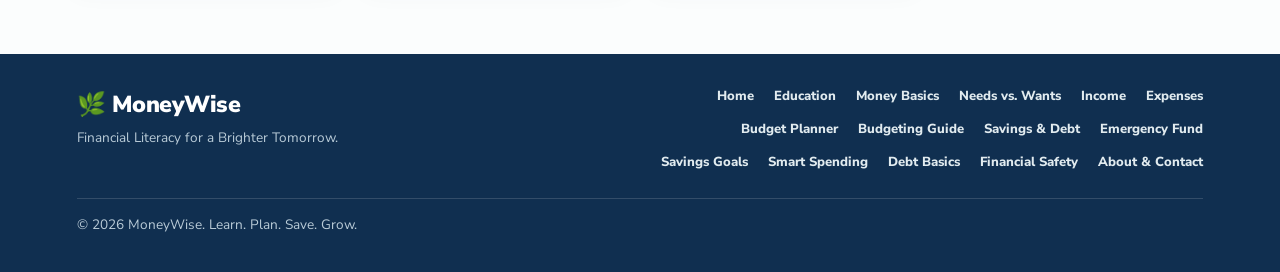
<file: emergency-fund.html>
<!DOCTYPE html>
<html lang="en">
<head>
    <meta charset="UTF-8">
    <meta name="viewport" content="width=device-width, initial-scale=1.0">
    <meta name="description" content="An emergency fund is money set aside for unexpected essential costs.">
    <title>Emergency Fund | MoneyWise</title>
    <link rel="stylesheet" href="style.css">
</head>
<body>
    <header class="site-header">
        <a class="brand" href="index.html"><span class="brand-icon">🌿</span> MoneyWise</a>
        <button class="menu-toggle" aria-label="Toggle navigation">☰</button>
        <nav class="nav">
            <a href="index.html">Home</a>
            <a href="education.html">Education</a>
            <a href="budget.html">Budget Planner</a>
            <a href="savings.html">Savings &amp; Debt</a>
            <details class="more-menu"><summary>Other</summary><div class="more-links"><a href="money-basics.html">Money Basics</a><a href="needs-wants.html">Needs vs. Wants</a><a href="income.html">Income</a><a href="expenses.html">Expenses</a><a href="budget.html">Budget Planner</a><a href="budgeting-guide.html">Budgeting Guide</a><a href="savings.html">Savings & Debt</a><a href="emergency-fund.html">Emergency Fund</a><a href="saving-goals.html">Savings Goals</a><a href="smart-shopping.html">Smart Spending</a><a href="debt-basics.html">Debt Basics</a><a href="financial-safety.html">Financial Safety</a></div></details>
            <a href="about.html">About</a>
        </nav>
    </header>
    <main>
        <section class="hero inner-hero">
            <div class="hero-copy">
                <p class="eyebrow">PREPARE FOR THE UNEXPECTED</p>
                <h1>Build an Emergency Fund</h1>
                <p>An emergency fund is money set aside for unexpected essential costs.</p>
                <a class="btn" href="education.html">Explore Education <span>→</span></a>
            </div>
            <div class="hero-illustration book" aria-hidden="true">🌱</div>
        </section>
        <section class="section">
            <div class="section-heading">
                <h2>Emergency Fund</h2>
                <p>Practical information to help you make informed financial decisions.</p>
            </div>
            <div class="topic-grid">
      <article class="topic-card"><span>📘</span><h3>Why it matters</h3><p>Unexpected needs can happen. Having savings set aside may reduce the need to borrow when an urgent expense appears.</p><ul><li>Start with a small, achievable target.</li><li>Keep the money separate from everyday spending.</li><li>Use it for genuine urgent needs.</li></ul></article>
      <article class="topic-card"><span>📘</span><h3>Grow it gradually</h3><p>Saving a small amount regularly can help build the habit over time.</p><ul><li>Choose an amount that fits your budget.</li><li>Save when you receive income.</li><li>Replace what you use when you are able.</li></ul></article>
            </div>
            <div class="tip-banner"><strong>💡 MoneyWise reminder</strong><p>Choose realistic steps, keep learning, and ask a trusted qualified person when you need help with an important financial decision.</p></div>
        </section>
        <section class="section page-navigation">
            <div class="section-heading"><h2>Continue Learning</h2><p>Explore another MoneyWise topic.</p></div>
            <div class="feature-grid">
                <a class="feature-card" href="budget.html"><span class="feature-icon">▦</span><h3>Budget Planner</h3><p>Plan income and expenses.</p><span class="card-link">Open planner →</span></a>
                <a class="feature-card" href="savings.html"><span class="feature-icon">🐷</span><h3>Savings &amp; Debt</h3><p>Build savings habits and learn about debt.</p><span class="card-link">Explore →</span></a>
                <a class="feature-card" href="about.html"><span class="feature-icon">🌿</span><h3>About MoneyWise</h3><p>Learn about this financial literacy website.</p><span class="card-link">Learn more →</span></a>
            </div>
        </section>
    </main>
    <footer class="footer">
        <div><a class="brand footer-brand" href="index.html">🌿 MoneyWise</a><p>Financial Literacy for a Brighter Tomorrow.</p></div>
        <div class="footer-links"><a href="index.html">Home</a><a href="education.html">Education</a><a href="money-basics.html">Money Basics</a><a href="needs-wants.html">Needs vs. Wants</a><a href="income.html">Income</a><a href="expenses.html">Expenses</a><a href="budget.html">Budget Planner</a><a href="budgeting-guide.html">Budgeting Guide</a><a href="savings.html">Savings & Debt</a><a href="emergency-fund.html">Emergency Fund</a><a href="saving-goals.html">Savings Goals</a><a href="smart-shopping.html">Smart Spending</a><a href="debt-basics.html">Debt Basics</a><a href="financial-safety.html">Financial Safety</a><a href="about.html">About & Contact</a></div>
        <p class="copyright">&copy; 2026 MoneyWise. Learn. Plan. Save. Grow.</p>
    </footer>
    <script src="script.js"></script>
</body>
</html>
</file>
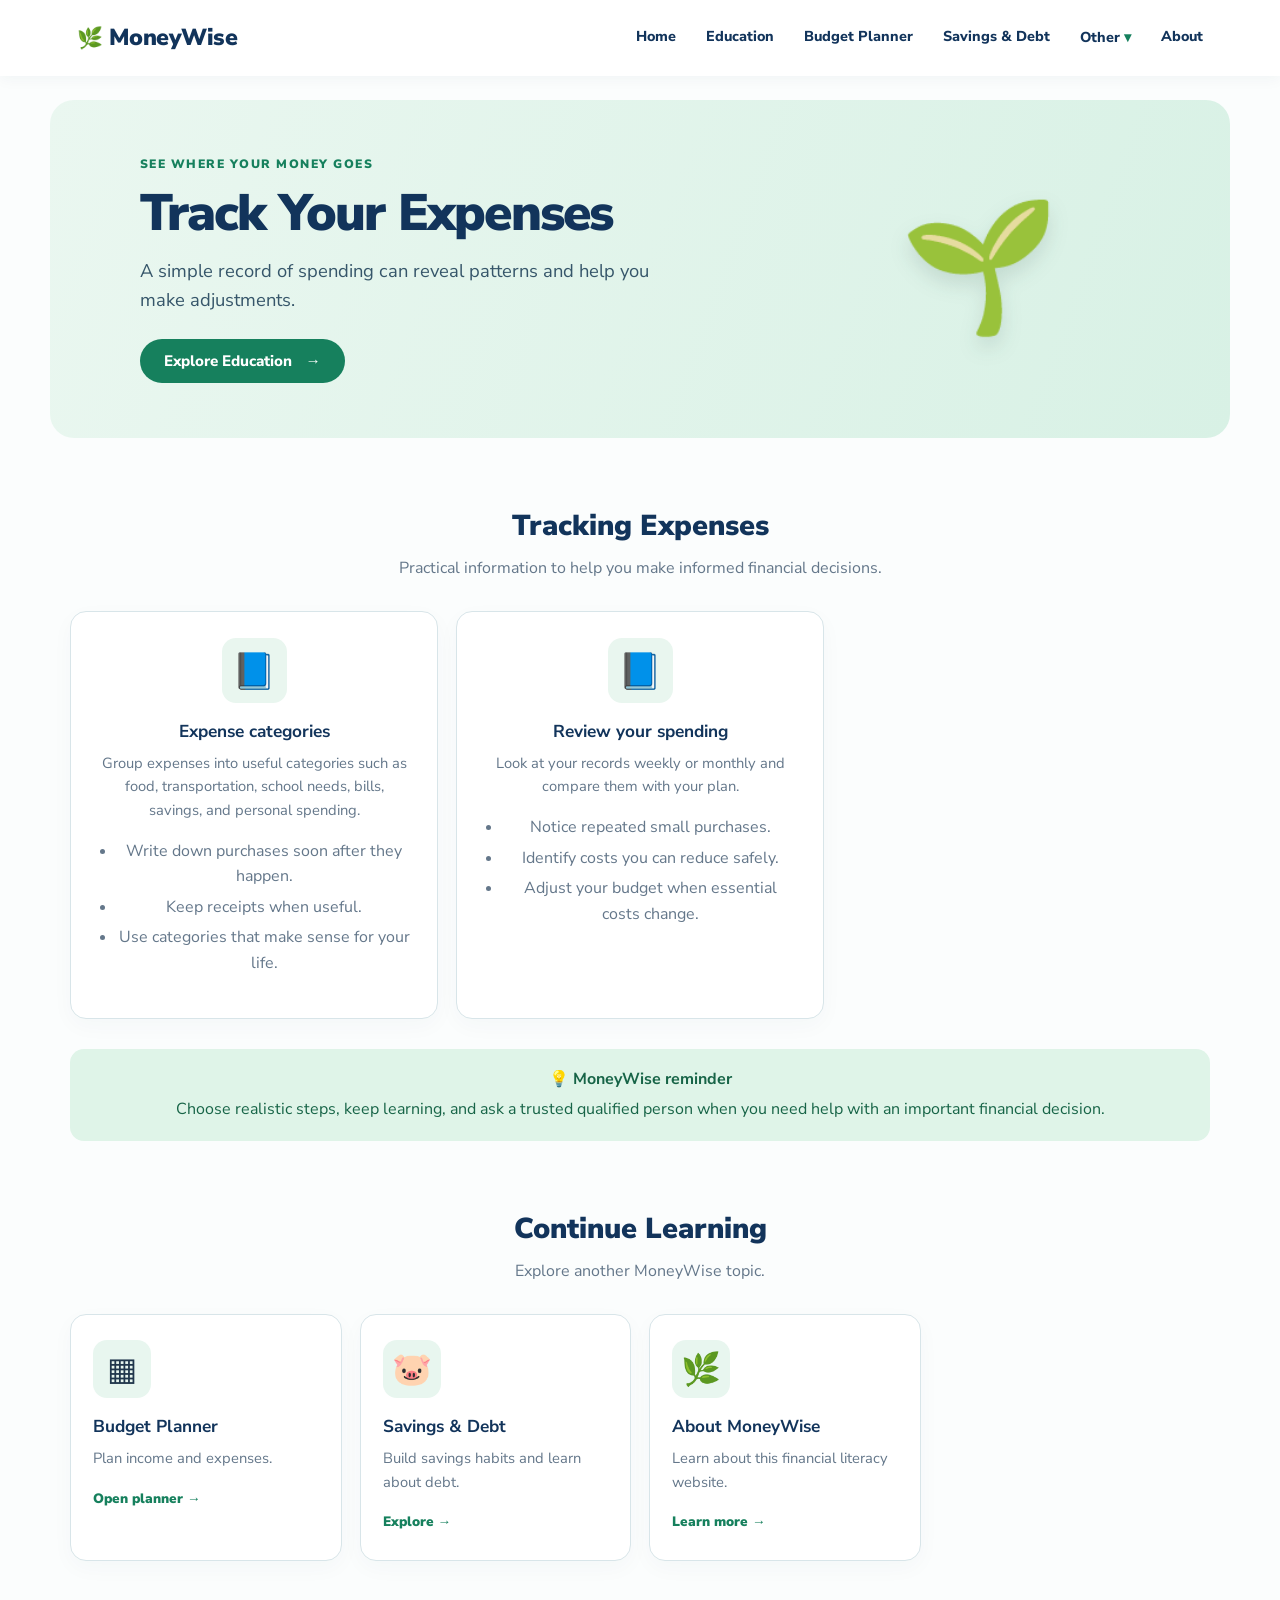
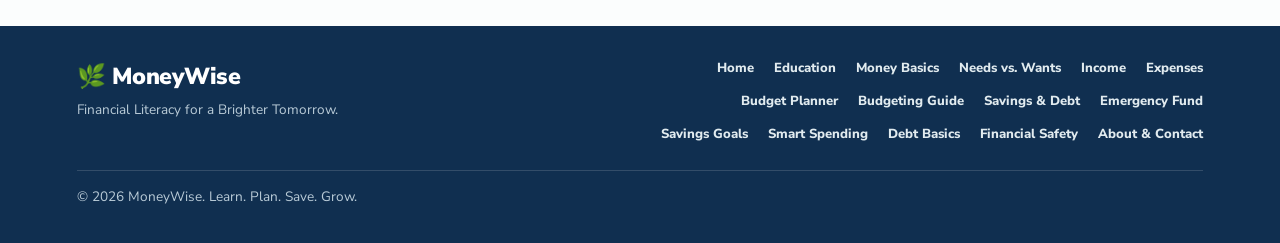
<file: expenses.html>
<!DOCTYPE html>
<html lang="en">
<head>
    <meta charset="UTF-8">
    <meta name="viewport" content="width=device-width, initial-scale=1.0">
    <meta name="description" content="A simple record of spending can reveal patterns and help you make adjustments.">
    <title>Tracking Expenses | MoneyWise</title>
    <link rel="stylesheet" href="style.css">
</head>
<body>
    <header class="site-header">
        <a class="brand" href="index.html"><span class="brand-icon">🌿</span> MoneyWise</a>
        <button class="menu-toggle" aria-label="Toggle navigation">☰</button>
        <nav class="nav">
            <a href="index.html">Home</a>
            <a href="education.html">Education</a>
            <a href="budget.html">Budget Planner</a>
            <a href="savings.html">Savings &amp; Debt</a>
            <details class="more-menu"><summary>Other</summary><div class="more-links"><a href="money-basics.html">Money Basics</a><a href="needs-wants.html">Needs vs. Wants</a><a href="income.html">Income</a><a href="expenses.html">Expenses</a><a href="budget.html">Budget Planner</a><a href="budgeting-guide.html">Budgeting Guide</a><a href="savings.html">Savings & Debt</a><a href="emergency-fund.html">Emergency Fund</a><a href="saving-goals.html">Savings Goals</a><a href="smart-shopping.html">Smart Spending</a><a href="debt-basics.html">Debt Basics</a><a href="financial-safety.html">Financial Safety</a></div></details>
            <a href="about.html">About</a>
        </nav>
    </header>
    <main>
        <section class="hero inner-hero">
            <div class="hero-copy">
                <p class="eyebrow">SEE WHERE YOUR MONEY GOES</p>
                <h1>Track Your Expenses</h1>
                <p>A simple record of spending can reveal patterns and help you make adjustments.</p>
                <a class="btn" href="education.html">Explore Education <span>→</span></a>
            </div>
            <div class="hero-illustration book" aria-hidden="true">🌱</div>
        </section>
        <section class="section">
            <div class="section-heading">
                <h2>Tracking Expenses</h2>
                <p>Practical information to help you make informed financial decisions.</p>
            </div>
            <div class="topic-grid">
      <article class="topic-card"><span>📘</span><h3>Expense categories</h3><p>Group expenses into useful categories such as food, transportation, school needs, bills, savings, and personal spending.</p><ul><li>Write down purchases soon after they happen.</li><li>Keep receipts when useful.</li><li>Use categories that make sense for your life.</li></ul></article>
      <article class="topic-card"><span>📘</span><h3>Review your spending</h3><p>Look at your records weekly or monthly and compare them with your plan.</p><ul><li>Notice repeated small purchases.</li><li>Identify costs you can reduce safely.</li><li>Adjust your budget when essential costs change.</li></ul></article>
            </div>
            <div class="tip-banner"><strong>💡 MoneyWise reminder</strong><p>Choose realistic steps, keep learning, and ask a trusted qualified person when you need help with an important financial decision.</p></div>
        </section>
        <section class="section page-navigation">
            <div class="section-heading"><h2>Continue Learning</h2><p>Explore another MoneyWise topic.</p></div>
            <div class="feature-grid">
                <a class="feature-card" href="budget.html"><span class="feature-icon">▦</span><h3>Budget Planner</h3><p>Plan income and expenses.</p><span class="card-link">Open planner →</span></a>
                <a class="feature-card" href="savings.html"><span class="feature-icon">🐷</span><h3>Savings &amp; Debt</h3><p>Build savings habits and learn about debt.</p><span class="card-link">Explore →</span></a>
                <a class="feature-card" href="about.html"><span class="feature-icon">🌿</span><h3>About MoneyWise</h3><p>Learn about this financial literacy website.</p><span class="card-link">Learn more →</span></a>
            </div>
        </section>
    </main>
    <footer class="footer">
        <div><a class="brand footer-brand" href="index.html">🌿 MoneyWise</a><p>Financial Literacy for a Brighter Tomorrow.</p></div>
        <div class="footer-links"><a href="index.html">Home</a><a href="education.html">Education</a><a href="money-basics.html">Money Basics</a><a href="needs-wants.html">Needs vs. Wants</a><a href="income.html">Income</a><a href="expenses.html">Expenses</a><a href="budget.html">Budget Planner</a><a href="budgeting-guide.html">Budgeting Guide</a><a href="savings.html">Savings & Debt</a><a href="emergency-fund.html">Emergency Fund</a><a href="saving-goals.html">Savings Goals</a><a href="smart-shopping.html">Smart Spending</a><a href="debt-basics.html">Debt Basics</a><a href="financial-safety.html">Financial Safety</a><a href="about.html">About & Contact</a></div>
        <p class="copyright">&copy; 2026 MoneyWise. Learn. Plan. Save. Grow.</p>
    </footer>
    <script src="script.js"></script>
</body>
</html>
</file>
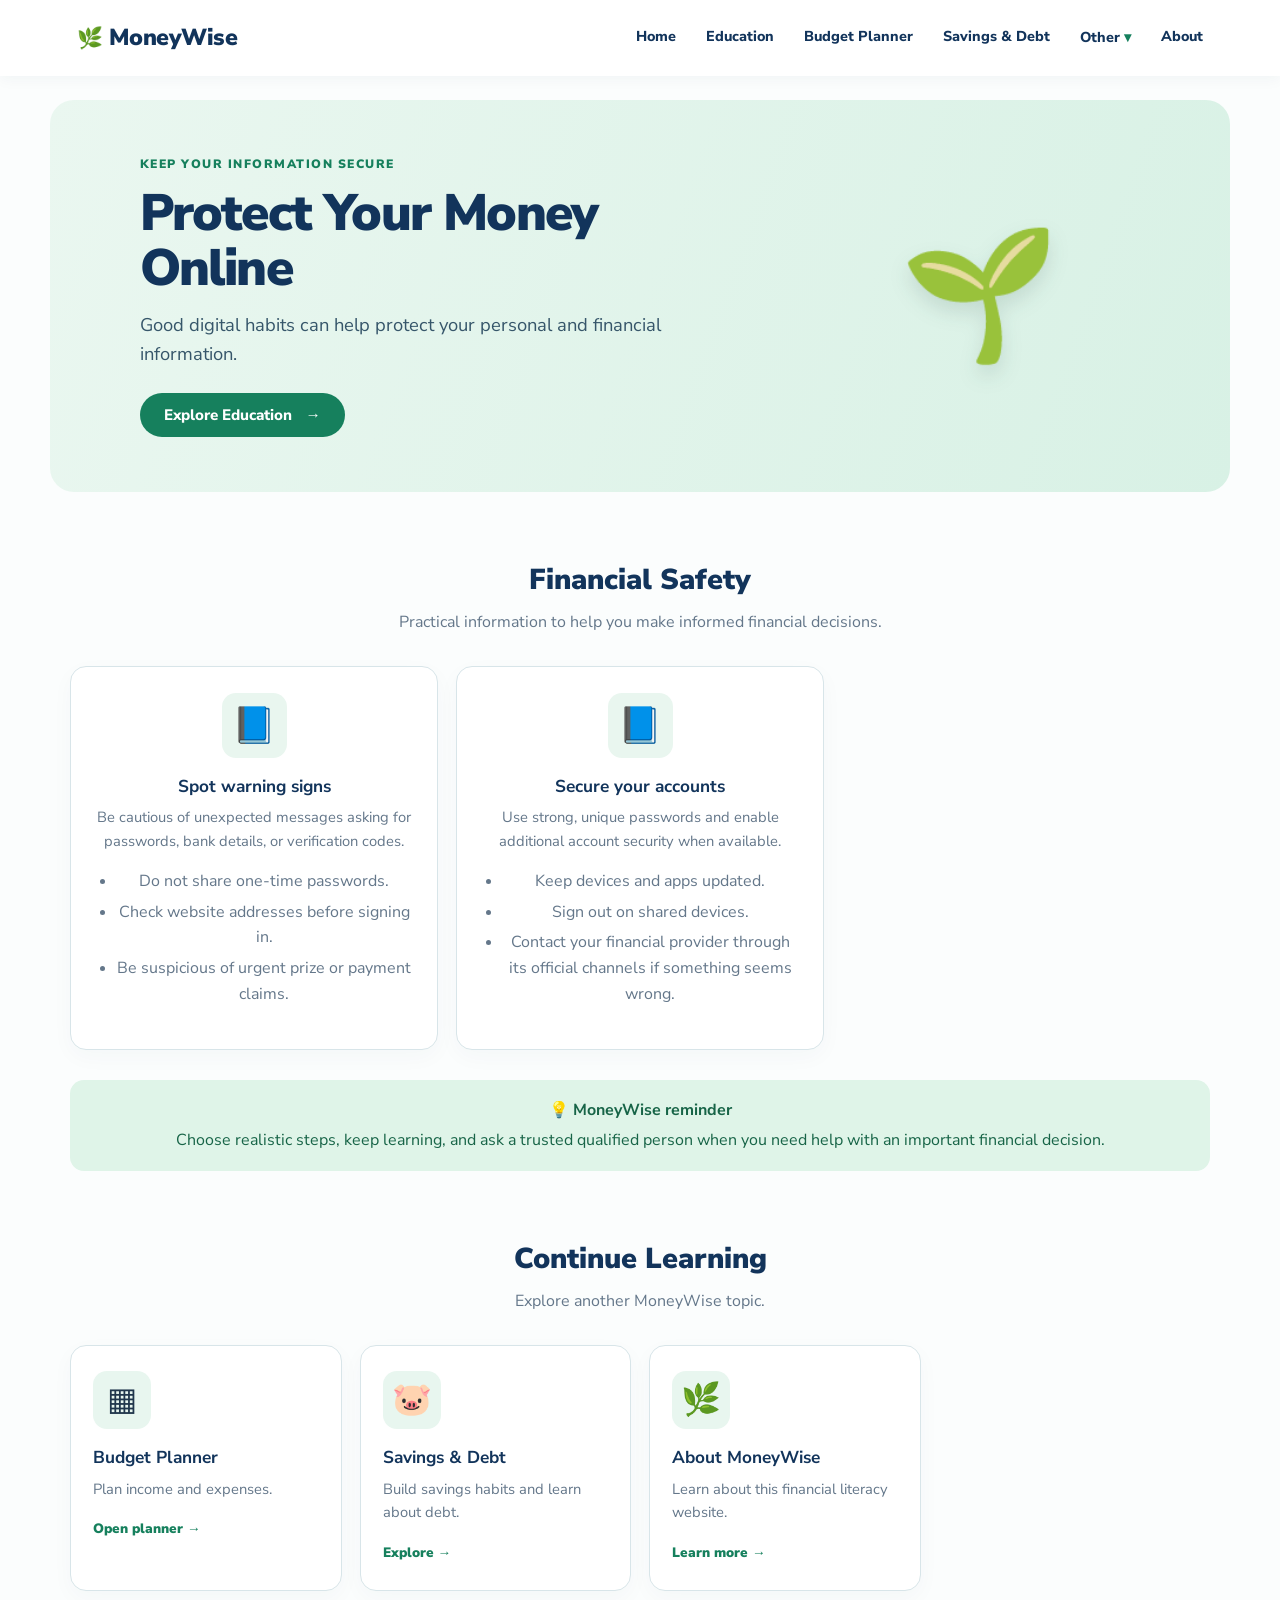
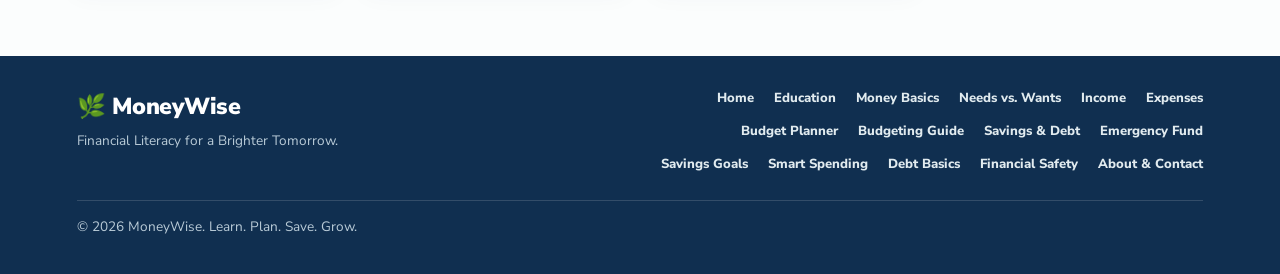
<file: financial-safety.html>
<!DOCTYPE html>
<html lang="en">
<head>
    <meta charset="UTF-8">
    <meta name="viewport" content="width=device-width, initial-scale=1.0">
    <meta name="description" content="Good digital habits can help protect your personal and financial information.">
    <title>Financial Safety | MoneyWise</title>
    <link rel="stylesheet" href="style.css">
</head>
<body>
    <header class="site-header">
        <a class="brand" href="index.html"><span class="brand-icon">🌿</span> MoneyWise</a>
        <button class="menu-toggle" aria-label="Toggle navigation">☰</button>
        <nav class="nav">
            <a href="index.html">Home</a>
            <a href="education.html">Education</a>
            <a href="budget.html">Budget Planner</a>
            <a href="savings.html">Savings &amp; Debt</a>
            <details class="more-menu"><summary>Other</summary><div class="more-links"><a href="money-basics.html">Money Basics</a><a href="needs-wants.html">Needs vs. Wants</a><a href="income.html">Income</a><a href="expenses.html">Expenses</a><a href="budget.html">Budget Planner</a><a href="budgeting-guide.html">Budgeting Guide</a><a href="savings.html">Savings & Debt</a><a href="emergency-fund.html">Emergency Fund</a><a href="saving-goals.html">Savings Goals</a><a href="smart-shopping.html">Smart Spending</a><a href="debt-basics.html">Debt Basics</a><a href="financial-safety.html">Financial Safety</a></div></details>
            <a href="about.html">About</a>
        </nav>
    </header>
    <main>
        <section class="hero inner-hero">
            <div class="hero-copy">
                <p class="eyebrow">KEEP YOUR INFORMATION SECURE</p>
                <h1>Protect Your Money Online</h1>
                <p>Good digital habits can help protect your personal and financial information.</p>
                <a class="btn" href="education.html">Explore Education <span>→</span></a>
            </div>
            <div class="hero-illustration book" aria-hidden="true">🌱</div>
        </section>
        <section class="section">
            <div class="section-heading">
                <h2>Financial Safety</h2>
                <p>Practical information to help you make informed financial decisions.</p>
            </div>
            <div class="topic-grid">
      <article class="topic-card"><span>📘</span><h3>Spot warning signs</h3><p>Be cautious of unexpected messages asking for passwords, bank details, or verification codes.</p><ul><li>Do not share one-time passwords.</li><li>Check website addresses before signing in.</li><li>Be suspicious of urgent prize or payment claims.</li></ul></article>
      <article class="topic-card"><span>📘</span><h3>Secure your accounts</h3><p>Use strong, unique passwords and enable additional account security when available.</p><ul><li>Keep devices and apps updated.</li><li>Sign out on shared devices.</li><li>Contact your financial provider through its official channels if something seems wrong.</li></ul></article>
            </div>
            <div class="tip-banner"><strong>💡 MoneyWise reminder</strong><p>Choose realistic steps, keep learning, and ask a trusted qualified person when you need help with an important financial decision.</p></div>
        </section>
        <section class="section page-navigation">
            <div class="section-heading"><h2>Continue Learning</h2><p>Explore another MoneyWise topic.</p></div>
            <div class="feature-grid">
                <a class="feature-card" href="budget.html"><span class="feature-icon">▦</span><h3>Budget Planner</h3><p>Plan income and expenses.</p><span class="card-link">Open planner →</span></a>
                <a class="feature-card" href="savings.html"><span class="feature-icon">🐷</span><h3>Savings &amp; Debt</h3><p>Build savings habits and learn about debt.</p><span class="card-link">Explore →</span></a>
                <a class="feature-card" href="about.html"><span class="feature-icon">🌿</span><h3>About MoneyWise</h3><p>Learn about this financial literacy website.</p><span class="card-link">Learn more →</span></a>
            </div>
        </section>
    </main>
    <footer class="footer">
        <div><a class="brand footer-brand" href="index.html">🌿 MoneyWise</a><p>Financial Literacy for a Brighter Tomorrow.</p></div>
        <div class="footer-links"><a href="index.html">Home</a><a href="education.html">Education</a><a href="money-basics.html">Money Basics</a><a href="needs-wants.html">Needs vs. Wants</a><a href="income.html">Income</a><a href="expenses.html">Expenses</a><a href="budget.html">Budget Planner</a><a href="budgeting-guide.html">Budgeting Guide</a><a href="savings.html">Savings & Debt</a><a href="emergency-fund.html">Emergency Fund</a><a href="saving-goals.html">Savings Goals</a><a href="smart-shopping.html">Smart Spending</a><a href="debt-basics.html">Debt Basics</a><a href="financial-safety.html">Financial Safety</a><a href="about.html">About & Contact</a></div>
        <p class="copyright">&copy; 2026 MoneyWise. Learn. Plan. Save. Grow.</p>
    </footer>
    <script src="script.js"></script>
</body>
</html>
</file>
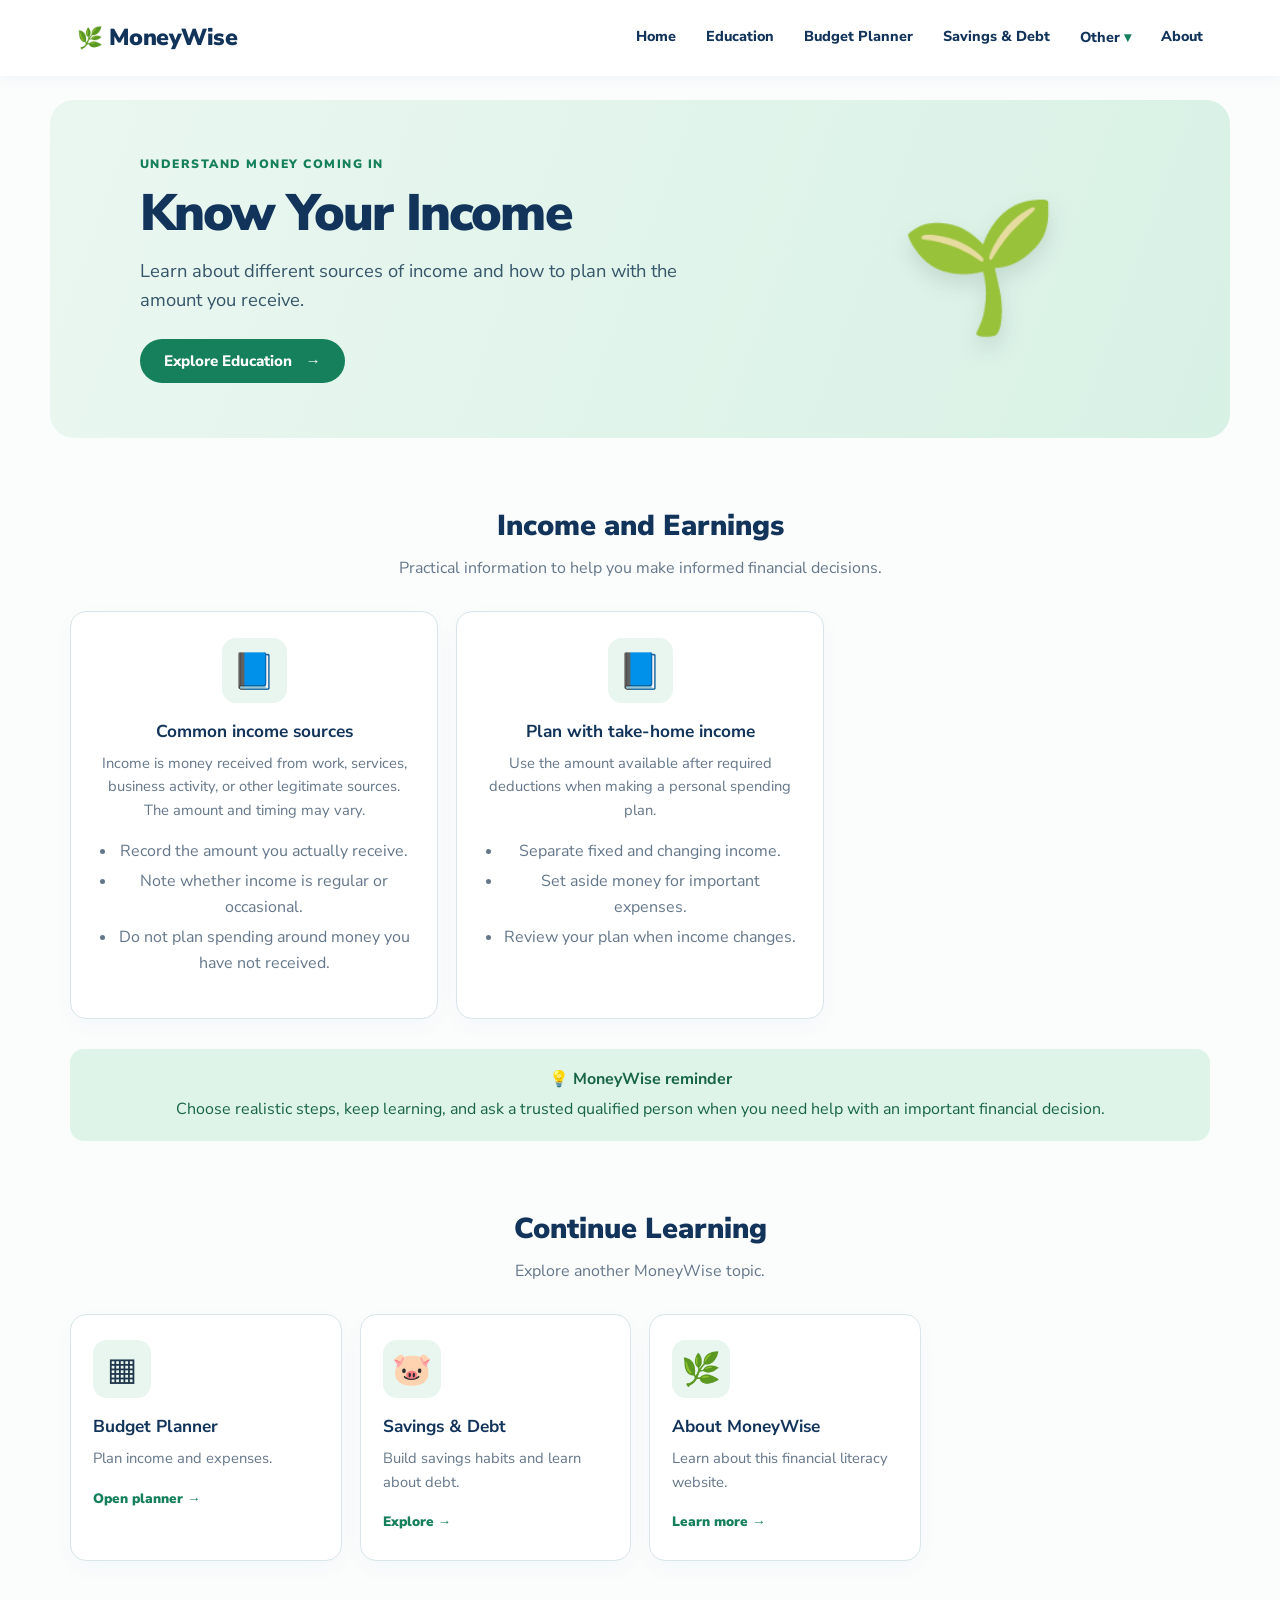
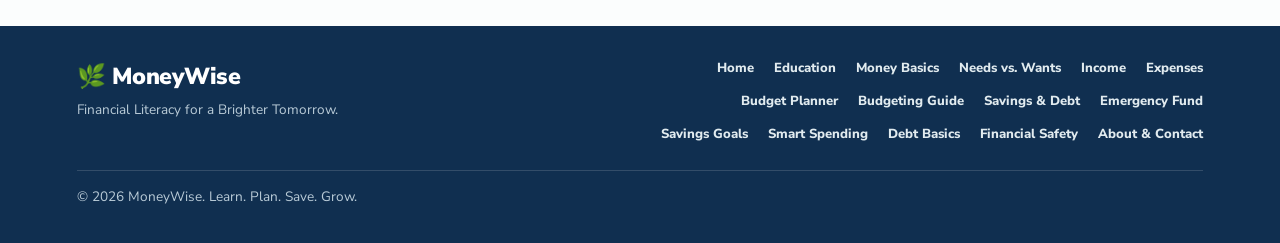
<file: income.html>
<!DOCTYPE html>
<html lang="en">
<head>
    <meta charset="UTF-8">
    <meta name="viewport" content="width=device-width, initial-scale=1.0">
    <meta name="description" content="Learn about different sources of income and how to plan with the amount you receive.">
    <title>Income and Earnings | MoneyWise</title>
    <link rel="stylesheet" href="style.css">
</head>
<body>
    <header class="site-header">
        <a class="brand" href="index.html"><span class="brand-icon">🌿</span> MoneyWise</a>
        <button class="menu-toggle" aria-label="Toggle navigation">☰</button>
        <nav class="nav">
            <a href="index.html">Home</a>
            <a href="education.html">Education</a>
            <a href="budget.html">Budget Planner</a>
            <a href="savings.html">Savings &amp; Debt</a>
            <details class="more-menu"><summary>Other</summary><div class="more-links"><a href="money-basics.html">Money Basics</a><a href="needs-wants.html">Needs vs. Wants</a><a href="income.html">Income</a><a href="expenses.html">Expenses</a><a href="budget.html">Budget Planner</a><a href="budgeting-guide.html">Budgeting Guide</a><a href="savings.html">Savings & Debt</a><a href="emergency-fund.html">Emergency Fund</a><a href="saving-goals.html">Savings Goals</a><a href="smart-shopping.html">Smart Spending</a><a href="debt-basics.html">Debt Basics</a><a href="financial-safety.html">Financial Safety</a></div></details>
            <a href="about.html">About</a>
        </nav>
    </header>
    <main>
        <section class="hero inner-hero">
            <div class="hero-copy">
                <p class="eyebrow">UNDERSTAND MONEY COMING IN</p>
                <h1>Know Your Income</h1>
                <p>Learn about different sources of income and how to plan with the amount you receive.</p>
                <a class="btn" href="education.html">Explore Education <span>→</span></a>
            </div>
            <div class="hero-illustration book" aria-hidden="true">🌱</div>
        </section>
        <section class="section">
            <div class="section-heading">
                <h2>Income and Earnings</h2>
                <p>Practical information to help you make informed financial decisions.</p>
            </div>
            <div class="topic-grid">
      <article class="topic-card"><span>📘</span><h3>Common income sources</h3><p>Income is money received from work, services, business activity, or other legitimate sources. The amount and timing may vary.</p><ul><li>Record the amount you actually receive.</li><li>Note whether income is regular or occasional.</li><li>Do not plan spending around money you have not received.</li></ul></article>
      <article class="topic-card"><span>📘</span><h3>Plan with take-home income</h3><p>Use the amount available after required deductions when making a personal spending plan.</p><ul><li>Separate fixed and changing income.</li><li>Set aside money for important expenses.</li><li>Review your plan when income changes.</li></ul></article>
            </div>
            <div class="tip-banner"><strong>💡 MoneyWise reminder</strong><p>Choose realistic steps, keep learning, and ask a trusted qualified person when you need help with an important financial decision.</p></div>
        </section>
        <section class="section page-navigation">
            <div class="section-heading"><h2>Continue Learning</h2><p>Explore another MoneyWise topic.</p></div>
            <div class="feature-grid">
                <a class="feature-card" href="budget.html"><span class="feature-icon">▦</span><h3>Budget Planner</h3><p>Plan income and expenses.</p><span class="card-link">Open planner →</span></a>
                <a class="feature-card" href="savings.html"><span class="feature-icon">🐷</span><h3>Savings &amp; Debt</h3><p>Build savings habits and learn about debt.</p><span class="card-link">Explore →</span></a>
                <a class="feature-card" href="about.html"><span class="feature-icon">🌿</span><h3>About MoneyWise</h3><p>Learn about this financial literacy website.</p><span class="card-link">Learn more →</span></a>
            </div>
        </section>
    </main>
    <footer class="footer">
        <div><a class="brand footer-brand" href="index.html">🌿 MoneyWise</a><p>Financial Literacy for a Brighter Tomorrow.</p></div>
        <div class="footer-links"><a href="index.html">Home</a><a href="education.html">Education</a><a href="money-basics.html">Money Basics</a><a href="needs-wants.html">Needs vs. Wants</a><a href="income.html">Income</a><a href="expenses.html">Expenses</a><a href="budget.html">Budget Planner</a><a href="budgeting-guide.html">Budgeting Guide</a><a href="savings.html">Savings & Debt</a><a href="emergency-fund.html">Emergency Fund</a><a href="saving-goals.html">Savings Goals</a><a href="smart-shopping.html">Smart Spending</a><a href="debt-basics.html">Debt Basics</a><a href="financial-safety.html">Financial Safety</a><a href="about.html">About & Contact</a></div>
        <p class="copyright">&copy; 2026 MoneyWise. Learn. Plan. Save. Grow.</p>
    </footer>
    <script src="script.js"></script>
</body>
</html>
</file>
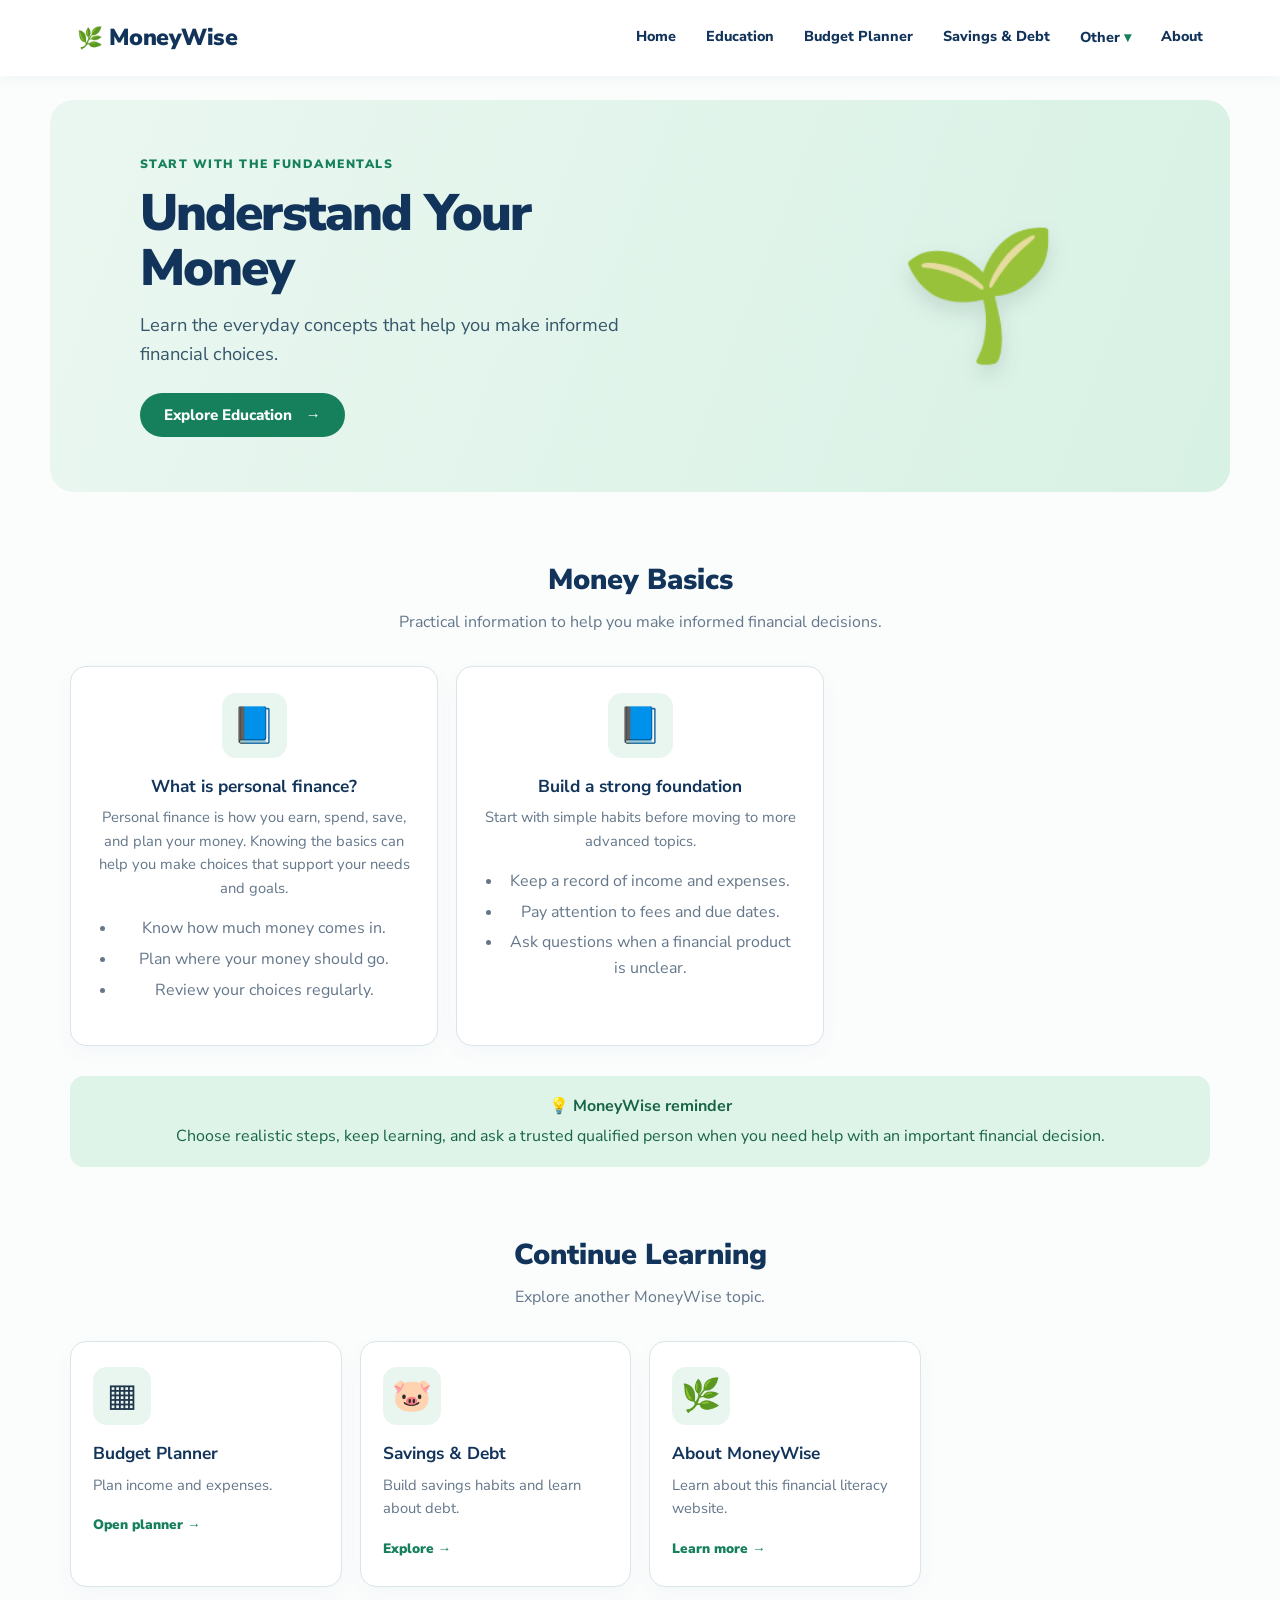
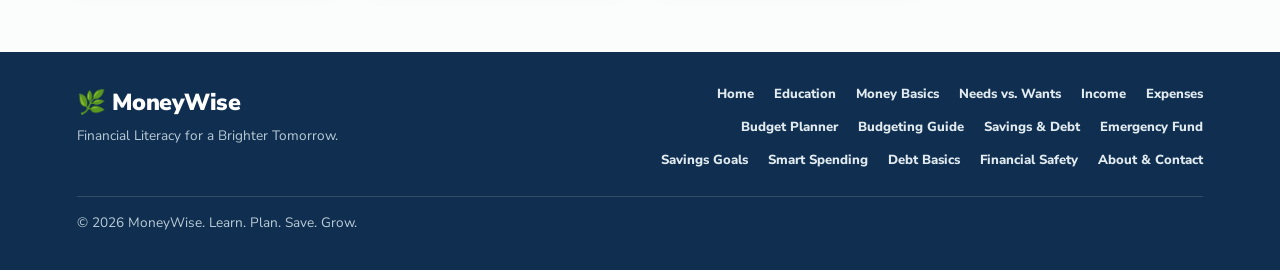
<file: money-basics.html>
<!DOCTYPE html>
<html lang="en">
<head>
    <meta charset="UTF-8">
    <meta name="viewport" content="width=device-width, initial-scale=1.0">
    <meta name="description" content="Learn the everyday concepts that help you make informed financial choices.">
    <title>Money Basics | MoneyWise</title>
    <link rel="stylesheet" href="style.css">
</head>
<body>
    <header class="site-header">
        <a class="brand" href="index.html"><span class="brand-icon">🌿</span> MoneyWise</a>
        <button class="menu-toggle" aria-label="Toggle navigation">☰</button>
        <nav class="nav">
            <a href="index.html">Home</a>
            <a href="education.html">Education</a>
            <a href="budget.html">Budget Planner</a>
            <a href="savings.html">Savings &amp; Debt</a>
            <details class="more-menu"><summary>Other</summary><div class="more-links"><a href="money-basics.html">Money Basics</a><a href="needs-wants.html">Needs vs. Wants</a><a href="income.html">Income</a><a href="expenses.html">Expenses</a><a href="budget.html">Budget Planner</a><a href="budgeting-guide.html">Budgeting Guide</a><a href="savings.html">Savings & Debt</a><a href="emergency-fund.html">Emergency Fund</a><a href="saving-goals.html">Savings Goals</a><a href="smart-shopping.html">Smart Spending</a><a href="debt-basics.html">Debt Basics</a><a href="financial-safety.html">Financial Safety</a></div></details>
            <a href="about.html">About</a>
        </nav>
    </header>
    <main>
        <section class="hero inner-hero">
            <div class="hero-copy">
                <p class="eyebrow">START WITH THE FUNDAMENTALS</p>
                <h1>Understand Your Money</h1>
                <p>Learn the everyday concepts that help you make informed financial choices.</p>
                <a class="btn" href="education.html">Explore Education <span>→</span></a>
            </div>
            <div class="hero-illustration book" aria-hidden="true">🌱</div>
        </section>
        <section class="section">
            <div class="section-heading">
                <h2>Money Basics</h2>
                <p>Practical information to help you make informed financial decisions.</p>
            </div>
            <div class="topic-grid">
      <article class="topic-card"><span>📘</span><h3>What is personal finance?</h3><p>Personal finance is how you earn, spend, save, and plan your money. Knowing the basics can help you make choices that support your needs and goals.</p><ul><li>Know how much money comes in.</li><li>Plan where your money should go.</li><li>Review your choices regularly.</li></ul></article>
      <article class="topic-card"><span>📘</span><h3>Build a strong foundation</h3><p>Start with simple habits before moving to more advanced topics.</p><ul><li>Keep a record of income and expenses.</li><li>Pay attention to fees and due dates.</li><li>Ask questions when a financial product is unclear.</li></ul></article>
            </div>
            <div class="tip-banner"><strong>💡 MoneyWise reminder</strong><p>Choose realistic steps, keep learning, and ask a trusted qualified person when you need help with an important financial decision.</p></div>
        </section>
        <section class="section page-navigation">
            <div class="section-heading"><h2>Continue Learning</h2><p>Explore another MoneyWise topic.</p></div>
            <div class="feature-grid">
                <a class="feature-card" href="budget.html"><span class="feature-icon">▦</span><h3>Budget Planner</h3><p>Plan income and expenses.</p><span class="card-link">Open planner →</span></a>
                <a class="feature-card" href="savings.html"><span class="feature-icon">🐷</span><h3>Savings &amp; Debt</h3><p>Build savings habits and learn about debt.</p><span class="card-link">Explore →</span></a>
                <a class="feature-card" href="about.html"><span class="feature-icon">🌿</span><h3>About MoneyWise</h3><p>Learn about this financial literacy website.</p><span class="card-link">Learn more →</span></a>
            </div>
        </section>
    </main>
    <footer class="footer">
        <div><a class="brand footer-brand" href="index.html">🌿 MoneyWise</a><p>Financial Literacy for a Brighter Tomorrow.</p></div>
        <div class="footer-links"><a href="index.html">Home</a><a href="education.html">Education</a><a href="money-basics.html">Money Basics</a><a href="needs-wants.html">Needs vs. Wants</a><a href="income.html">Income</a><a href="expenses.html">Expenses</a><a href="budget.html">Budget Planner</a><a href="budgeting-guide.html">Budgeting Guide</a><a href="savings.html">Savings & Debt</a><a href="emergency-fund.html">Emergency Fund</a><a href="saving-goals.html">Savings Goals</a><a href="smart-shopping.html">Smart Spending</a><a href="debt-basics.html">Debt Basics</a><a href="financial-safety.html">Financial Safety</a><a href="about.html">About & Contact</a></div>
        <p class="copyright">&copy; 2026 MoneyWise. Learn. Plan. Save. Grow.</p>
    </footer>
    <script src="script.js"></script>
</body>
</html>
</file>
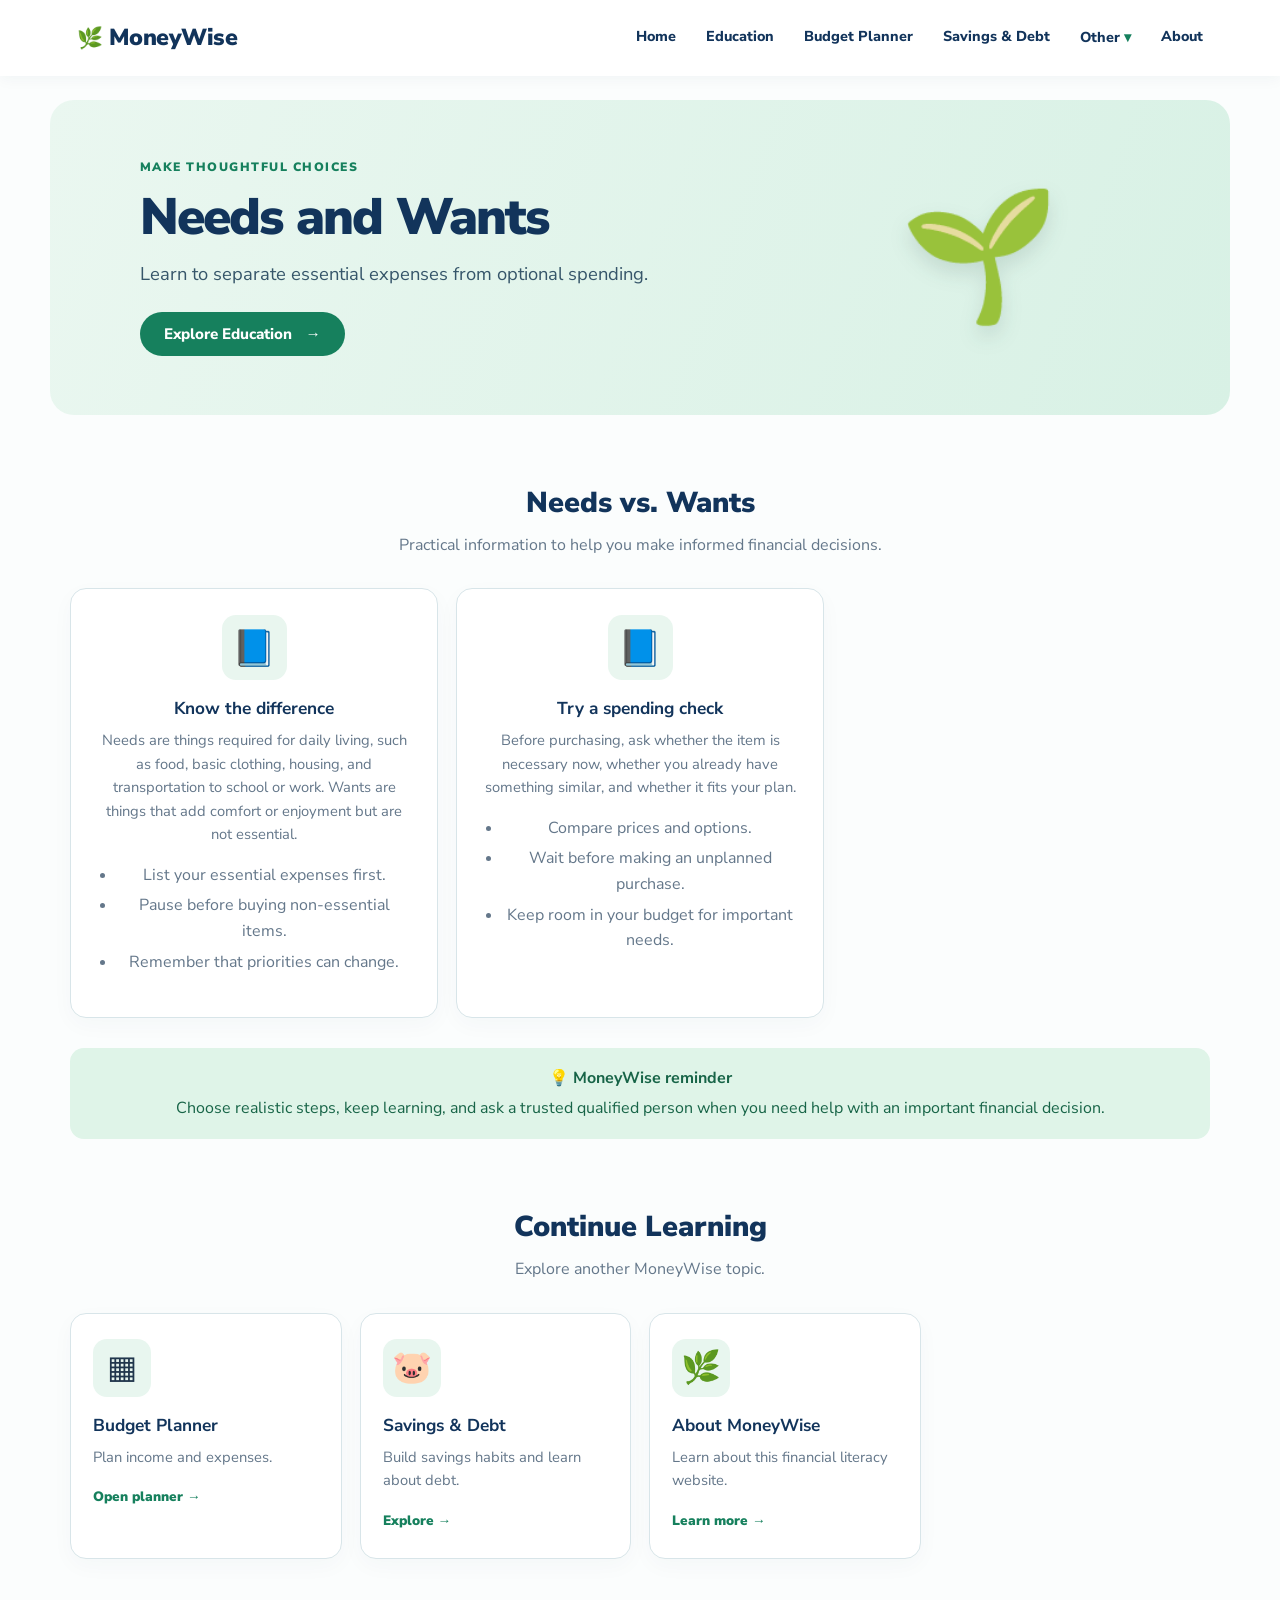
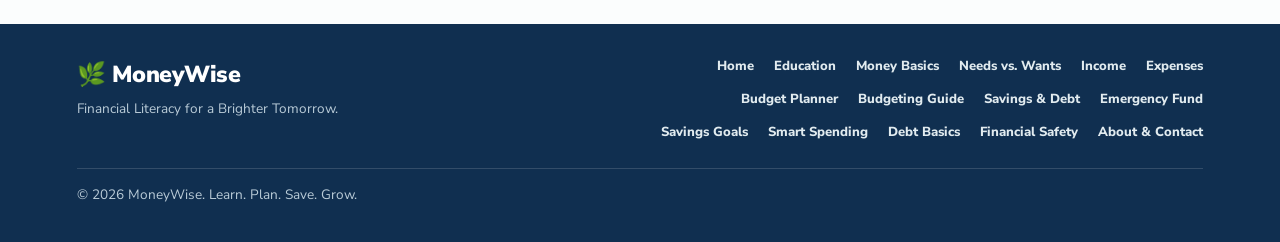
<file: needs-wants.html>
<!DOCTYPE html>
<html lang="en">
<head>
    <meta charset="UTF-8">
    <meta name="viewport" content="width=device-width, initial-scale=1.0">
    <meta name="description" content="Learn to separate essential expenses from optional spending.">
    <title>Needs vs. Wants | MoneyWise</title>
    <link rel="stylesheet" href="style.css">
</head>
<body>
    <header class="site-header">
        <a class="brand" href="index.html"><span class="brand-icon">🌿</span> MoneyWise</a>
        <button class="menu-toggle" aria-label="Toggle navigation">☰</button>
        <nav class="nav">
            <a href="index.html">Home</a>
            <a href="education.html">Education</a>
            <a href="budget.html">Budget Planner</a>
            <a href="savings.html">Savings &amp; Debt</a>
            <details class="more-menu"><summary>Other</summary><div class="more-links"><a href="money-basics.html">Money Basics</a><a href="needs-wants.html">Needs vs. Wants</a><a href="income.html">Income</a><a href="expenses.html">Expenses</a><a href="budget.html">Budget Planner</a><a href="budgeting-guide.html">Budgeting Guide</a><a href="savings.html">Savings & Debt</a><a href="emergency-fund.html">Emergency Fund</a><a href="saving-goals.html">Savings Goals</a><a href="smart-shopping.html">Smart Spending</a><a href="debt-basics.html">Debt Basics</a><a href="financial-safety.html">Financial Safety</a></div></details>
            <a href="about.html">About</a>
        </nav>
    </header>
    <main>
        <section class="hero inner-hero">
            <div class="hero-copy">
                <p class="eyebrow">MAKE THOUGHTFUL CHOICES</p>
                <h1>Needs and Wants</h1>
                <p>Learn to separate essential expenses from optional spending.</p>
                <a class="btn" href="education.html">Explore Education <span>→</span></a>
            </div>
            <div class="hero-illustration book" aria-hidden="true">🌱</div>
        </section>
        <section class="section">
            <div class="section-heading">
                <h2>Needs vs. Wants</h2>
                <p>Practical information to help you make informed financial decisions.</p>
            </div>
            <div class="topic-grid">
      <article class="topic-card"><span>📘</span><h3>Know the difference</h3><p>Needs are things required for daily living, such as food, basic clothing, housing, and transportation to school or work. Wants are things that add comfort or enjoyment but are not essential.</p><ul><li>List your essential expenses first.</li><li>Pause before buying non-essential items.</li><li>Remember that priorities can change.</li></ul></article>
      <article class="topic-card"><span>📘</span><h3>Try a spending check</h3><p>Before purchasing, ask whether the item is necessary now, whether you already have something similar, and whether it fits your plan.</p><ul><li>Compare prices and options.</li><li>Wait before making an unplanned purchase.</li><li>Keep room in your budget for important needs.</li></ul></article>
            </div>
            <div class="tip-banner"><strong>💡 MoneyWise reminder</strong><p>Choose realistic steps, keep learning, and ask a trusted qualified person when you need help with an important financial decision.</p></div>
        </section>
        <section class="section page-navigation">
            <div class="section-heading"><h2>Continue Learning</h2><p>Explore another MoneyWise topic.</p></div>
            <div class="feature-grid">
                <a class="feature-card" href="budget.html"><span class="feature-icon">▦</span><h3>Budget Planner</h3><p>Plan income and expenses.</p><span class="card-link">Open planner →</span></a>
                <a class="feature-card" href="savings.html"><span class="feature-icon">🐷</span><h3>Savings &amp; Debt</h3><p>Build savings habits and learn about debt.</p><span class="card-link">Explore →</span></a>
                <a class="feature-card" href="about.html"><span class="feature-icon">🌿</span><h3>About MoneyWise</h3><p>Learn about this financial literacy website.</p><span class="card-link">Learn more →</span></a>
            </div>
        </section>
    </main>
    <footer class="footer">
        <div><a class="brand footer-brand" href="index.html">🌿 MoneyWise</a><p>Financial Literacy for a Brighter Tomorrow.</p></div>
        <div class="footer-links"><a href="index.html">Home</a><a href="education.html">Education</a><a href="money-basics.html">Money Basics</a><a href="needs-wants.html">Needs vs. Wants</a><a href="income.html">Income</a><a href="expenses.html">Expenses</a><a href="budget.html">Budget Planner</a><a href="budgeting-guide.html">Budgeting Guide</a><a href="savings.html">Savings & Debt</a><a href="emergency-fund.html">Emergency Fund</a><a href="saving-goals.html">Savings Goals</a><a href="smart-shopping.html">Smart Spending</a><a href="debt-basics.html">Debt Basics</a><a href="financial-safety.html">Financial Safety</a><a href="about.html">About & Contact</a></div>
        <p class="copyright">&copy; 2026 MoneyWise. Learn. Plan. Save. Grow.</p>
    </footer>
    <script src="script.js"></script>
</body>
</html>
</file>
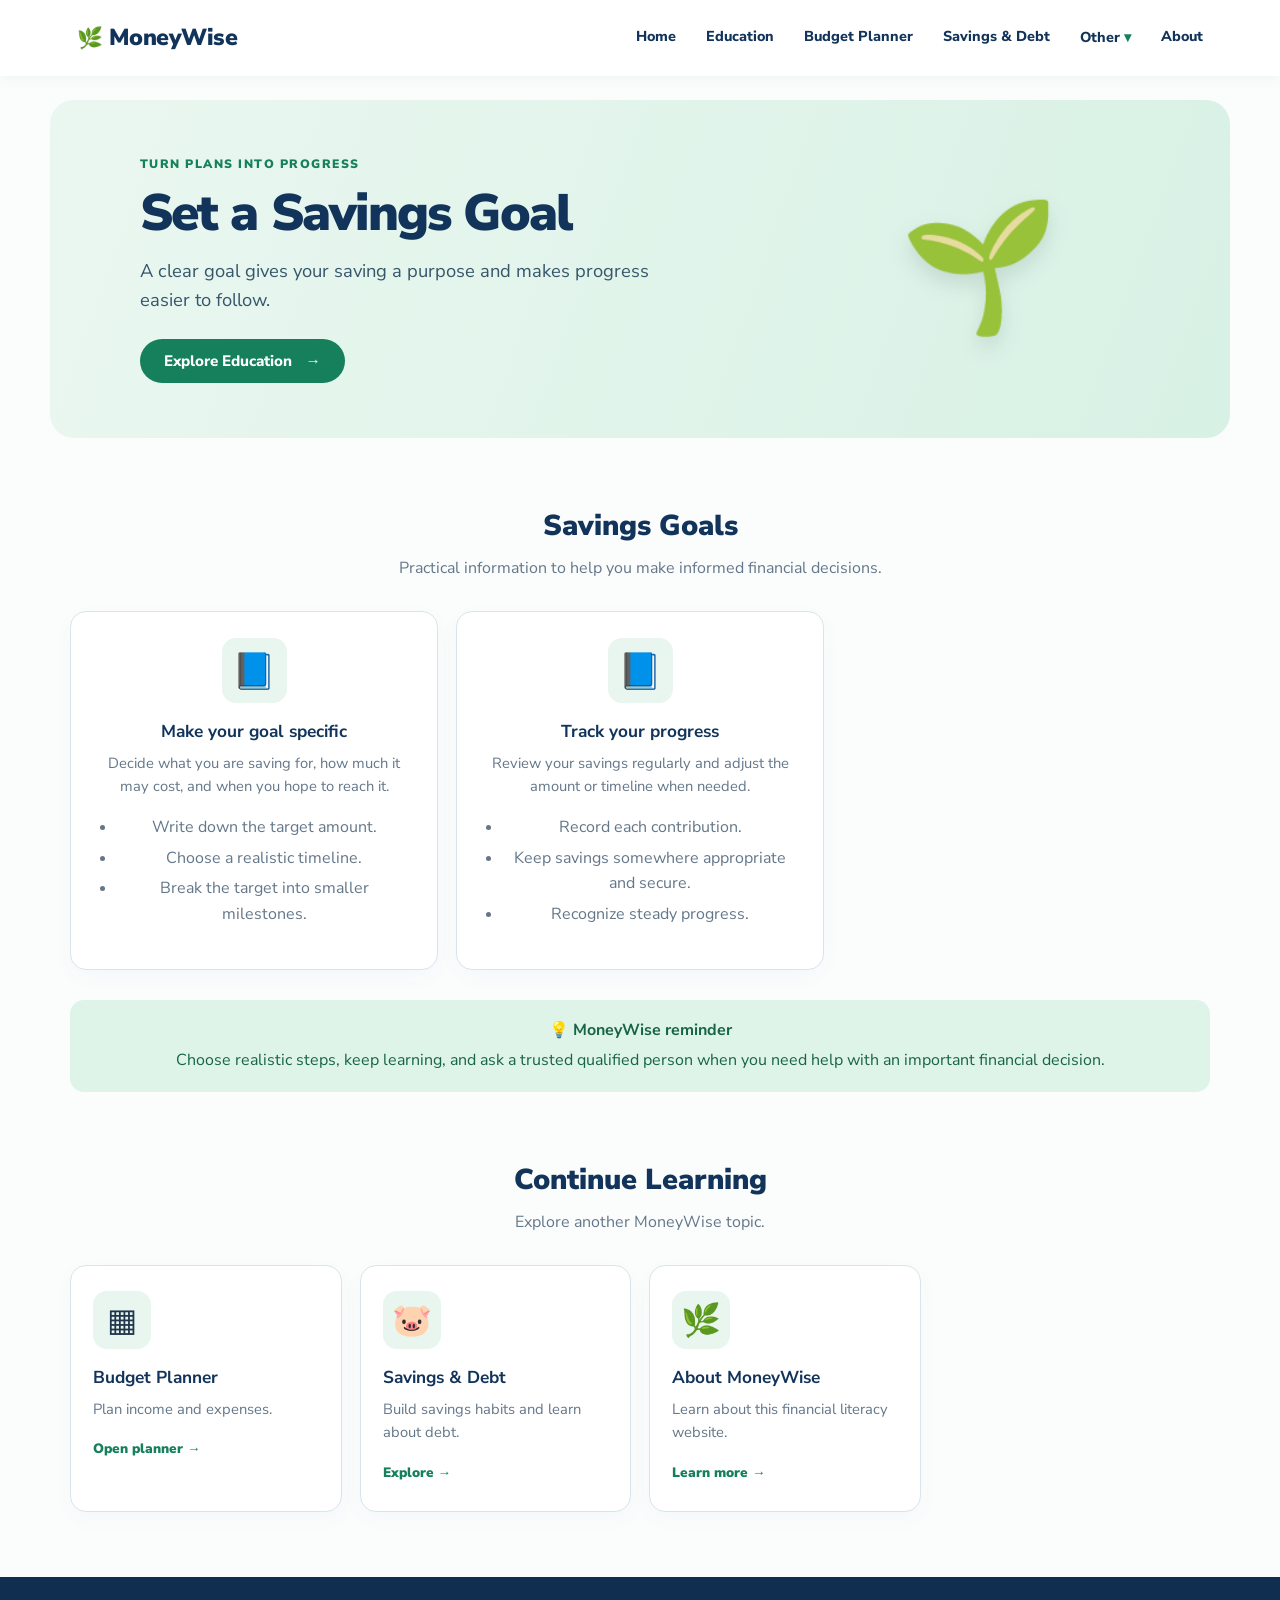
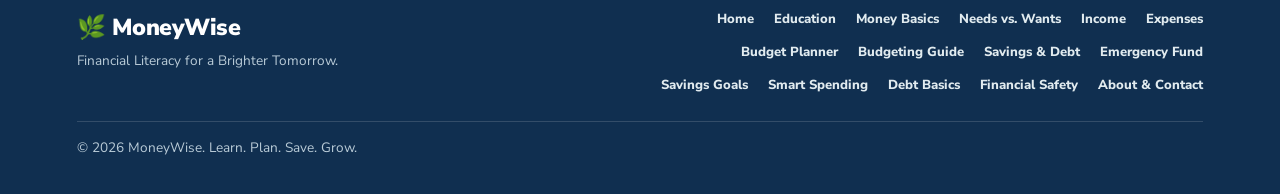
<file: saving-goals.html>
<!DOCTYPE html>
<html lang="en">
<head>
    <meta charset="UTF-8">
    <meta name="viewport" content="width=device-width, initial-scale=1.0">
    <meta name="description" content="A clear goal gives your saving a purpose and makes progress easier to follow.">
    <title>Savings Goals | MoneyWise</title>
    <link rel="stylesheet" href="style.css">
</head>
<body>
    <header class="site-header">
        <a class="brand" href="index.html"><span class="brand-icon">🌿</span> MoneyWise</a>
        <button class="menu-toggle" aria-label="Toggle navigation">☰</button>
        <nav class="nav">
            <a href="index.html">Home</a>
            <a href="education.html">Education</a>
            <a href="budget.html">Budget Planner</a>
            <a href="savings.html">Savings &amp; Debt</a>
            <details class="more-menu"><summary>Other</summary><div class="more-links"><a href="money-basics.html">Money Basics</a><a href="needs-wants.html">Needs vs. Wants</a><a href="income.html">Income</a><a href="expenses.html">Expenses</a><a href="budget.html">Budget Planner</a><a href="budgeting-guide.html">Budgeting Guide</a><a href="savings.html">Savings & Debt</a><a href="emergency-fund.html">Emergency Fund</a><a href="saving-goals.html">Savings Goals</a><a href="smart-shopping.html">Smart Spending</a><a href="debt-basics.html">Debt Basics</a><a href="financial-safety.html">Financial Safety</a></div></details>
            <a href="about.html">About</a>
        </nav>
    </header>
    <main>
        <section class="hero inner-hero">
            <div class="hero-copy">
                <p class="eyebrow">TURN PLANS INTO PROGRESS</p>
                <h1>Set a Savings Goal</h1>
                <p>A clear goal gives your saving a purpose and makes progress easier to follow.</p>
                <a class="btn" href="education.html">Explore Education <span>→</span></a>
            </div>
            <div class="hero-illustration book" aria-hidden="true">🌱</div>
        </section>
        <section class="section">
            <div class="section-heading">
                <h2>Savings Goals</h2>
                <p>Practical information to help you make informed financial decisions.</p>
            </div>
            <div class="topic-grid">
      <article class="topic-card"><span>📘</span><h3>Make your goal specific</h3><p>Decide what you are saving for, how much it may cost, and when you hope to reach it.</p><ul><li>Write down the target amount.</li><li>Choose a realistic timeline.</li><li>Break the target into smaller milestones.</li></ul></article>
      <article class="topic-card"><span>📘</span><h3>Track your progress</h3><p>Review your savings regularly and adjust the amount or timeline when needed.</p><ul><li>Record each contribution.</li><li>Keep savings somewhere appropriate and secure.</li><li>Recognize steady progress.</li></ul></article>
            </div>
            <div class="tip-banner"><strong>💡 MoneyWise reminder</strong><p>Choose realistic steps, keep learning, and ask a trusted qualified person when you need help with an important financial decision.</p></div>
        </section>
        <section class="section page-navigation">
            <div class="section-heading"><h2>Continue Learning</h2><p>Explore another MoneyWise topic.</p></div>
            <div class="feature-grid">
                <a class="feature-card" href="budget.html"><span class="feature-icon">▦</span><h3>Budget Planner</h3><p>Plan income and expenses.</p><span class="card-link">Open planner →</span></a>
                <a class="feature-card" href="savings.html"><span class="feature-icon">🐷</span><h3>Savings &amp; Debt</h3><p>Build savings habits and learn about debt.</p><span class="card-link">Explore →</span></a>
                <a class="feature-card" href="about.html"><span class="feature-icon">🌿</span><h3>About MoneyWise</h3><p>Learn about this financial literacy website.</p><span class="card-link">Learn more →</span></a>
            </div>
        </section>
    </main>
    <footer class="footer">
        <div><a class="brand footer-brand" href="index.html">🌿 MoneyWise</a><p>Financial Literacy for a Brighter Tomorrow.</p></div>
        <div class="footer-links"><a href="index.html">Home</a><a href="education.html">Education</a><a href="money-basics.html">Money Basics</a><a href="needs-wants.html">Needs vs. Wants</a><a href="income.html">Income</a><a href="expenses.html">Expenses</a><a href="budget.html">Budget Planner</a><a href="budgeting-guide.html">Budgeting Guide</a><a href="savings.html">Savings & Debt</a><a href="emergency-fund.html">Emergency Fund</a><a href="saving-goals.html">Savings Goals</a><a href="smart-shopping.html">Smart Spending</a><a href="debt-basics.html">Debt Basics</a><a href="financial-safety.html">Financial Safety</a><a href="about.html">About & Contact</a></div>
        <p class="copyright">&copy; 2026 MoneyWise. Learn. Plan. Save. Grow.</p>
    </footer>
    <script src="script.js"></script>
</body>
</html>
</file>
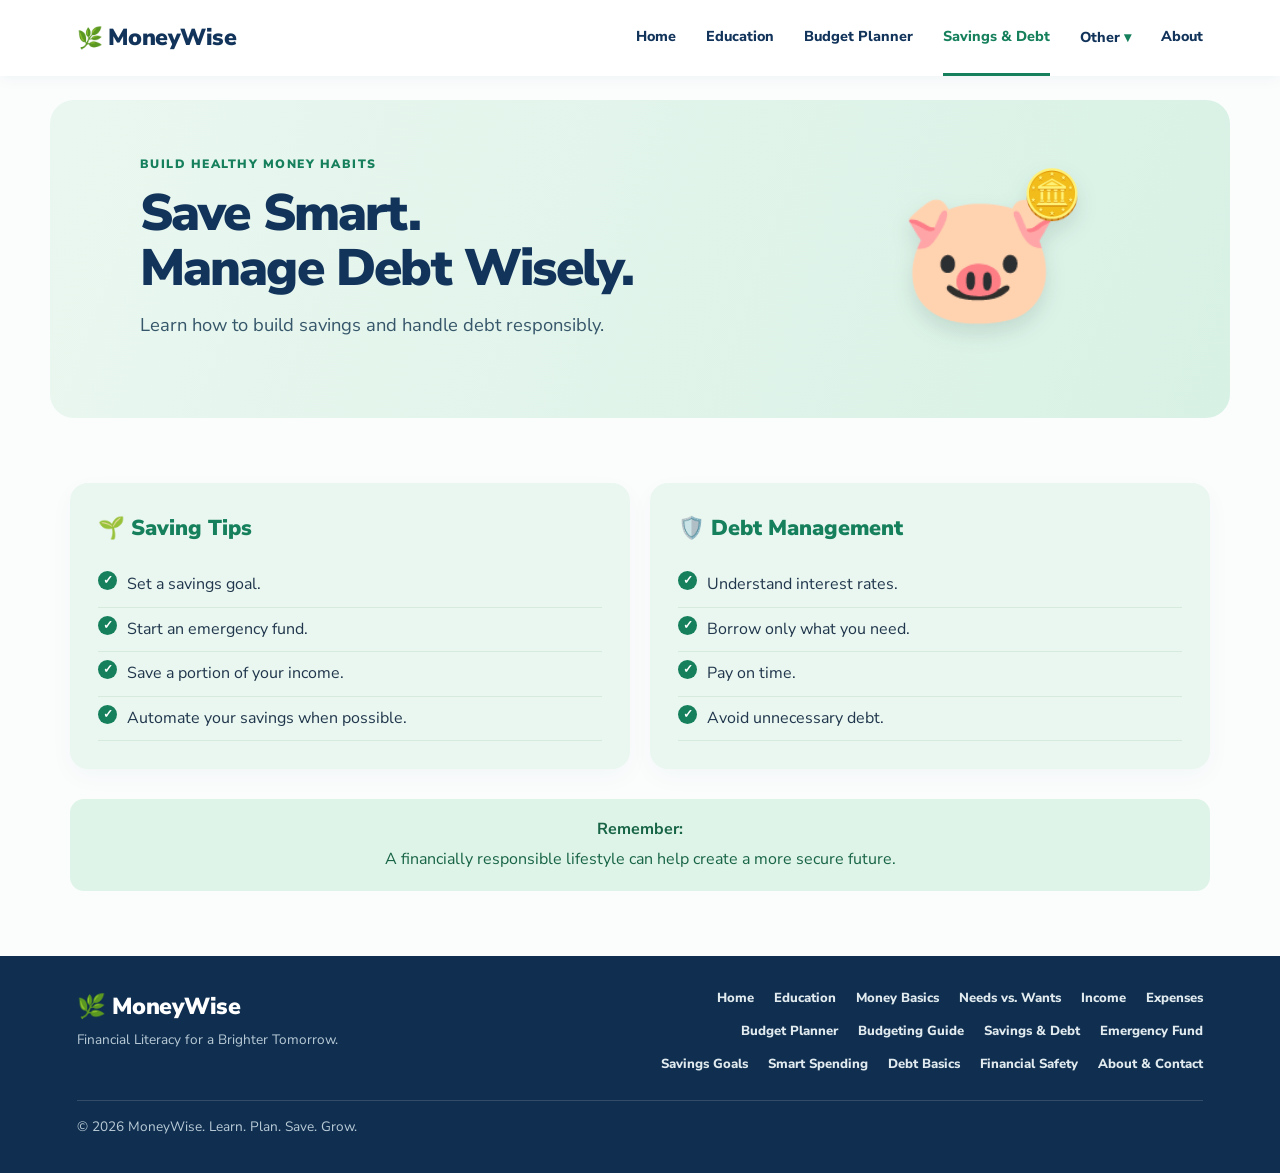
<file: savings.html>
<!DOCTYPE html>
<html lang="en">
 <head>
  <meta charset="utf-8"/>
  <meta content="width=device-width, initial-scale=1.0" name="viewport"/>
  <title>
   Savings &amp; Debt | MoneyWise
  </title>
  <link href="style.css" rel="stylesheet"/>
 </head>
 <body>
  <header class="site-header">
   <a class="brand" href="index.html">
    <span class="brand-icon">
     🌿
    </span>
    MoneyWise
   </a>
   <button aria-label="Toggle navigation" class="menu-toggle">
    ☰
   </button>
   <nav class="nav">
    <a href="index.html">
     Home
    </a>
    <a href="education.html">
     Education
    </a>
    <a href="budget.html">
     Budget Planner
    </a>
    <a class="active" href="savings.html">
     Savings &amp; Debt
    </a>
    <details class="more-menu"><summary>Other</summary><div class="more-links"><a href="money-basics.html">Money Basics</a><a href="needs-wants.html">Needs vs. Wants</a><a href="income.html">Income</a><a href="expenses.html">Expenses</a><a href="budget.html">Budget Planner</a><a href="budgeting-guide.html">Budgeting Guide</a><a href="savings.html">Savings & Debt</a><a href="emergency-fund.html">Emergency Fund</a><a href="saving-goals.html">Savings Goals</a><a href="smart-shopping.html">Smart Spending</a><a href="debt-basics.html">Debt Basics</a><a href="financial-safety.html">Financial Safety</a></div></details><a href="about.html">
     About
    </a>
   </nav>
  </header>
  <main>
   <section class="hero inner-hero savings-hero">
    <div class="hero-copy">
     <p class="eyebrow">
      BUILD HEALTHY MONEY HABITS
     </p>
     <h1>
      Save Smart.
      <br/>
      Manage Debt Wisely.
     </h1>
     <p>
      Learn how to build savings and handle debt responsibly.
     </p>
    </div>
    <div class="hero-illustration pig">
     🐷
     <span>
      🪙
     </span>
    </div>
   </section>
   <section class="section">
    <div class="two-columns">
     <section class="info-panel">
      <h2>
       🌱 Saving Tips
      </h2>
      <ul class="check-list">
       <li>
        Set a savings goal.
       </li>
       <li>
        Start an emergency fund.
       </li>
       <li>
        Save a portion of your income.
       </li>
       <li>
        Automate your savings when possible.
       </li>
      </ul>
     </section>
     <section class="info-panel" id="debt">
      <h2>
       🛡️ Debt Management
      </h2>
      <ul class="check-list">
       <li>
        Understand interest rates.
       </li>
       <li>
        Borrow only what you need.
       </li>
       <li>
        Pay on time.
       </li>
       <li>
        Avoid unnecessary debt.
       </li>
      </ul>
     </section>
    </div>
    <div class="tip-banner">
     <strong>
      Remember:
     </strong>
     <p>
      A financially responsible lifestyle can help create a more secure future.
     </p>
    </div>
   </section>
  </main>
  <footer class="footer">
   <div>
    <a class="brand footer-brand" href="index.html">
     🌿 MoneyWise
    </a>
    <p>
     Financial Literacy for a Brighter Tomorrow.
    </p>
   </div>
   
   <div class="footer-links">
    <a href="index.html">Home</a>
    <a href="education.html">Education</a>
    <a href="money-basics.html">Money Basics</a>
    <a href="needs-wants.html">Needs vs. Wants</a>
    <a href="income.html">Income</a>
    <a href="expenses.html">Expenses</a>
    <a href="budget.html">Budget Planner</a>
    <a href="budgeting-guide.html">Budgeting Guide</a>
    <a href="savings.html">Savings & Debt</a>
    <a href="emergency-fund.html">Emergency Fund</a>
    <a href="saving-goals.html">Savings Goals</a>
    <a href="smart-shopping.html">Smart Spending</a>
    <a href="debt-basics.html">Debt Basics</a>
    <a href="financial-safety.html">Financial Safety</a>
    <a href="about.html">About & Contact</a>
   </div>
   <p class="copyright">
    &copy; 2026 MoneyWise. Learn. Plan. Save. Grow.
   </p>
  </footer>
  <script src="script.js">
  </script>
 </body>
</html>
</file>
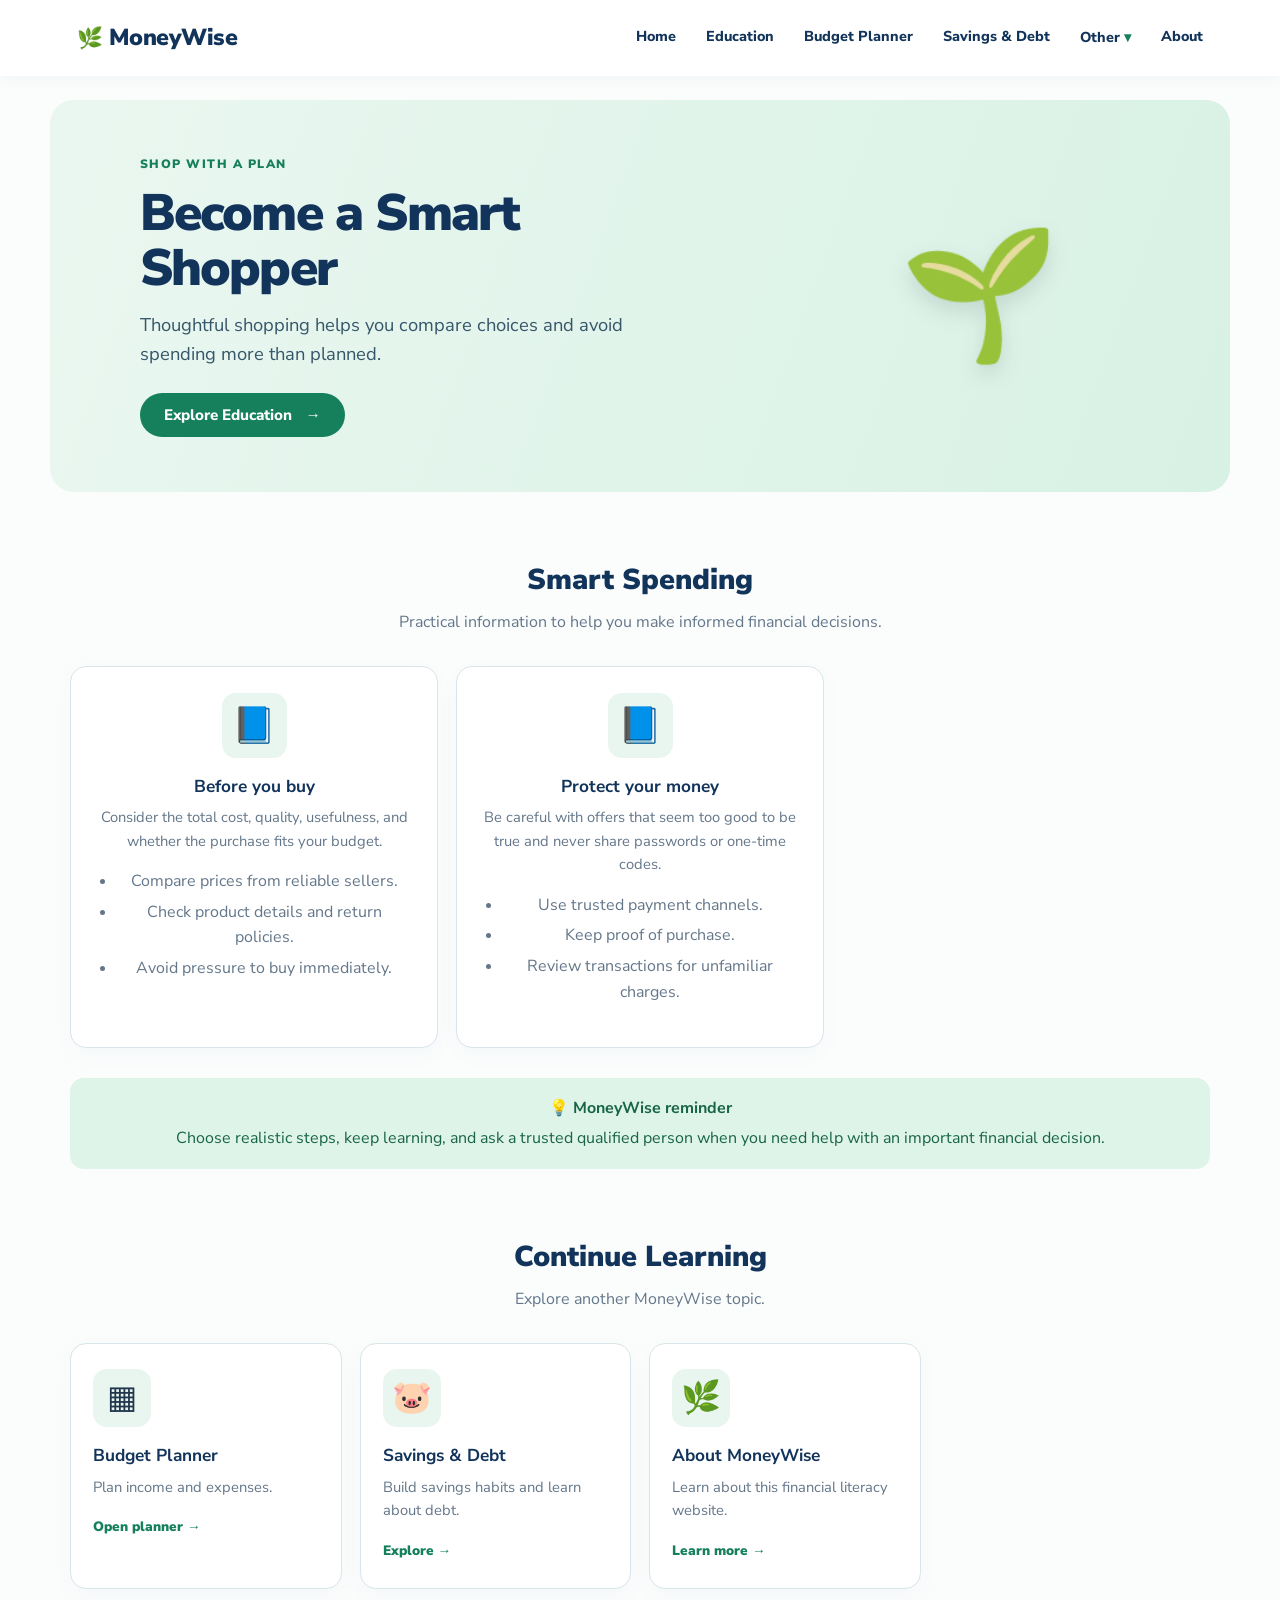
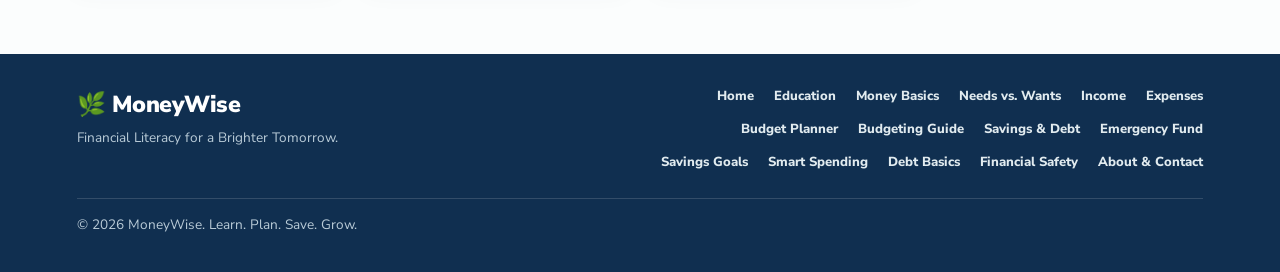
<file: smart-shopping.html>
<!DOCTYPE html>
<html lang="en">
<head>
    <meta charset="UTF-8">
    <meta name="viewport" content="width=device-width, initial-scale=1.0">
    <meta name="description" content="Thoughtful shopping helps you compare choices and avoid spending more than planned.">
    <title>Smart Spending | MoneyWise</title>
    <link rel="stylesheet" href="style.css">
</head>
<body>
    <header class="site-header">
        <a class="brand" href="index.html"><span class="brand-icon">🌿</span> MoneyWise</a>
        <button class="menu-toggle" aria-label="Toggle navigation">☰</button>
        <nav class="nav">
            <a href="index.html">Home</a>
            <a href="education.html">Education</a>
            <a href="budget.html">Budget Planner</a>
            <a href="savings.html">Savings &amp; Debt</a>
            <details class="more-menu"><summary>Other</summary><div class="more-links"><a href="money-basics.html">Money Basics</a><a href="needs-wants.html">Needs vs. Wants</a><a href="income.html">Income</a><a href="expenses.html">Expenses</a><a href="budget.html">Budget Planner</a><a href="budgeting-guide.html">Budgeting Guide</a><a href="savings.html">Savings & Debt</a><a href="emergency-fund.html">Emergency Fund</a><a href="saving-goals.html">Savings Goals</a><a href="smart-shopping.html">Smart Spending</a><a href="debt-basics.html">Debt Basics</a><a href="financial-safety.html">Financial Safety</a></div></details>
            <a href="about.html">About</a>
        </nav>
    </header>
    <main>
        <section class="hero inner-hero">
            <div class="hero-copy">
                <p class="eyebrow">SHOP WITH A PLAN</p>
                <h1>Become a Smart Shopper</h1>
                <p>Thoughtful shopping helps you compare choices and avoid spending more than planned.</p>
                <a class="btn" href="education.html">Explore Education <span>→</span></a>
            </div>
            <div class="hero-illustration book" aria-hidden="true">🌱</div>
        </section>
        <section class="section">
            <div class="section-heading">
                <h2>Smart Spending</h2>
                <p>Practical information to help you make informed financial decisions.</p>
            </div>
            <div class="topic-grid">
      <article class="topic-card"><span>📘</span><h3>Before you buy</h3><p>Consider the total cost, quality, usefulness, and whether the purchase fits your budget.</p><ul><li>Compare prices from reliable sellers.</li><li>Check product details and return policies.</li><li>Avoid pressure to buy immediately.</li></ul></article>
      <article class="topic-card"><span>📘</span><h3>Protect your money</h3><p>Be careful with offers that seem too good to be true and never share passwords or one-time codes.</p><ul><li>Use trusted payment channels.</li><li>Keep proof of purchase.</li><li>Review transactions for unfamiliar charges.</li></ul></article>
            </div>
            <div class="tip-banner"><strong>💡 MoneyWise reminder</strong><p>Choose realistic steps, keep learning, and ask a trusted qualified person when you need help with an important financial decision.</p></div>
        </section>
        <section class="section page-navigation">
            <div class="section-heading"><h2>Continue Learning</h2><p>Explore another MoneyWise topic.</p></div>
            <div class="feature-grid">
                <a class="feature-card" href="budget.html"><span class="feature-icon">▦</span><h3>Budget Planner</h3><p>Plan income and expenses.</p><span class="card-link">Open planner →</span></a>
                <a class="feature-card" href="savings.html"><span class="feature-icon">🐷</span><h3>Savings &amp; Debt</h3><p>Build savings habits and learn about debt.</p><span class="card-link">Explore →</span></a>
                <a class="feature-card" href="about.html"><span class="feature-icon">🌿</span><h3>About MoneyWise</h3><p>Learn about this financial literacy website.</p><span class="card-link">Learn more →</span></a>
            </div>
        </section>
    </main>
    <footer class="footer">
        <div><a class="brand footer-brand" href="index.html">🌿 MoneyWise</a><p>Financial Literacy for a Brighter Tomorrow.</p></div>
        <div class="footer-links"><a href="index.html">Home</a><a href="education.html">Education</a><a href="money-basics.html">Money Basics</a><a href="needs-wants.html">Needs vs. Wants</a><a href="income.html">Income</a><a href="expenses.html">Expenses</a><a href="budget.html">Budget Planner</a><a href="budgeting-guide.html">Budgeting Guide</a><a href="savings.html">Savings & Debt</a><a href="emergency-fund.html">Emergency Fund</a><a href="saving-goals.html">Savings Goals</a><a href="smart-shopping.html">Smart Spending</a><a href="debt-basics.html">Debt Basics</a><a href="financial-safety.html">Financial Safety</a><a href="about.html">About & Contact</a></div>
        <p class="copyright">&copy; 2026 MoneyWise. Learn. Plan. Save. Grow.</p>
    </footer>
    <script src="script.js"></script>
</body>
</html>
</file>
<file: style.css>
@import url('https://fonts.googleapis.com/css2?family=Nunito+Sans:wght@400;500;600;700;800;900&display=swap');
:root {
    --navy:#12345b;
    --green:#16805d;
    --mint:#e2f5eb;
    --pale:#f1f8f7;
    --text:#20364c;
    --muted:#64778a;
    --line:#d8e5e9;
    --white:#fff;
}

* {
    box-sizing:border-box;
}

html {
    scroll-behavior:smooth;
}

body {
    margin:0;
    background:#fbfdfd;
    color:var(--text);
    font-family:'Nunito Sans',Arial,sans-serif;
    line-height:1.6;
}

.site-header {
    height:76px;
    background:#fff;
    display:flex;
    align-items:center;
    justify-content:space-between;
    padding:0 max(6%,calc((100% - 1180px)/2));
    box-shadow:0 2px 15px #1639580d;
    position:sticky;
    top:0;
    z-index:10;
}

.brand {
    font-size:1.45rem;
    font-weight:900;
    color:var(--navy);
    text-decoration:none;
    letter-spacing:-.5px;
}

.brand-icon {
    font-size:1.3rem;
}

.nav {
    display:flex;
    align-items:center;
    gap:30px;
}

.nav a,.footer-links a {
    color:var(--navy);
    text-decoration:none;
    font-weight:800;
    font-size:.9rem;
}

.nav a {
    height:76px;
    display:flex;
    align-items:center;
    border-bottom:3px solid transparent;
}

.nav a:hover,.nav a.active {
    color:var(--green);
    border-color:var(--green);
}

.menu-toggle {
    display:none;
    background:none;
    border:0;
    font-size:1.6rem;
    color:var(--navy);
}

.hero {
    max-width:1180px;
    margin:24px auto 0;
    border-radius:24px;
    overflow:hidden;
    background:linear-gradient(110deg,#eaf7f0,#d8f1e5);
    min-height:390px;
    display:flex;
    align-items:center;
    justify-content:space-between;
    padding:55px 7%;
    position:relative;
}

.home-hero {
    min-height:440px;
}

.hero-copy {
    max-width:540px;
    position:relative;
    z-index:1;
}

.eyebrow {
    color:var(--green);
    font-size:.76rem;
    font-weight:900;
    letter-spacing:1.5px;
    margin:0 0 12px;
}

.hero h1 {
    font-size:clamp(2.3rem,5vw,3.7rem);
    line-height:1.06;
    letter-spacing:-1.8px;
    color:var(--navy);
    margin:0 0 15px;
    font-weight:900;
}

.hero-copy>p:not(.eyebrow) {
    font-size:1.15rem;
    color:#36566a;
    margin:0 0 24px;
}

.btn {
    display:inline-flex;
    gap:14px;
    align-items:center;
    justify-content:center;
    background:var(--green);
    color:#fff;
    text-decoration:none;
    border:0;
    border-radius:30px;
    padding:12px 24px;
    font:800 .95rem 'Nunito Sans',sans-serif;
    cursor:pointer;
    transition:.2s;
}

.btn:hover {
    background:#0e684b;
    transform:translateY(-2px);
}

.hero-art {
    width:43%;
    height:300px;
    position:relative;
    display:flex;
    align-items:center;
    justify-content:center;
}

.growth {
    font-size:10rem;
    color:#16805d;
    transform:rotate(-12deg);
    font-weight:900;
    opacity:.8;
}

.money-bag {
    position:absolute;
    right:18%;
    bottom:5%;
    width:120px;
    height:140px;
    border-radius:42% 42% 48% 48%;
    background:#12345b;
    color:#f6d46b;
    font-size:3rem;
    font-weight:900;
    display:grid;
    place-items:center;
    box-shadow:inset -12px -8px #071e3a33;
}

.money-bag:before {
    content:'';
    position:absolute;
    top:-16px;
    width:55px;
    height:24px;
    background:#16805d;
    clip-path:polygon(20% 0,80% 0,100% 100%,0 100%);
}

.coin-stack {
    position:absolute;
    bottom:5%;
    left:8%;
    font-size:2rem;
    line-height:.75;
    color:#d79b24;
    text-shadow:2px 3px #a56d0c;
}

.leaf {
    position:absolute;
    color:#16805d;
    font-size:3rem;
}

.leaf-one {
    top:10%;
    right:15%;
}

.leaf-two {
    top:35%;
    left:4%;
}

.inner-hero {
    min-height:275px;
    margin-top:24px;
}

.inner-hero h1 {
    font-size:clamp(2.2rem,4vw,3.2rem);
}

.hero-illustration {
    font-size:8rem;
    position:relative;
    margin-right:8%;
    filter:drop-shadow(0 10px 10px #183b3020);
}

.hero-illustration span {
    font-size:3rem;
    position:absolute;
    right:-22px;
    top:0;
}

.book {
    font-size:8rem;
}

.section {
    max-width:1180px;
    margin:65px auto;
    padding:0 20px;
}

.section-heading {
    text-align:center;
    margin-bottom:30px;
}

.section-heading h2,.panel h2,.info-panel h2,.about-copy h2 {
    font-size:1.8rem;
    color:var(--navy);
    margin:0 0 7px;
    font-weight:900;
}

.section-heading p,.muted {
    color:var(--muted);
    margin:0;
}

.feature-grid {
    display:grid;
    grid-template-columns:repeat(4,1fr);
    gap:18px;
}

.feature-card,.topic-card,.mini-panel {
    background:#fff;
    border:1px solid var(--line);
    border-radius:16px;
    padding:25px 22px;
    text-decoration:none;
    color:inherit;
    box-shadow:0 7px 22px #16395808;
    transition:.2s;
}

.feature-card:hover,.topic-card:hover {
    transform:translateY(-4px);
    box-shadow:0 12px 25px #16395814;
}

.feature-icon {
    font-size:2rem;
    background:#e8f6ef;
    width:58px;
    height:58px;
    border-radius:14px;
    display:grid;
    place-items:center;
}

.feature-card h3,.topic-card h3,.mini-panel h3 {
    color:var(--navy);
    margin:15px 0 6px;
    font-size:1.08rem;
}

.feature-card p,.topic-card p,.mini-panel p {
    font-size:.92rem;
    color:var(--muted);
    margin:0;
}

.card-link {
    display:inline-block;
    color:var(--green);
    font-weight:900;
    font-size:.85rem;
    margin-top:17px;
}

.quote-band,.tip-banner {
    background:#dff4e8;
    border-radius:14px;
    padding:18px 25px;
    display:flex;
    align-items:center;
    gap:15px;
    color:#176447;
    margin-top:30px;
}

.quote-band {
    max-width:1180px;
    margin:0 auto 65px;
}

.quote-band span {
    font-size:1.7rem;
}

.quote-band p,.tip-banner p {
    margin:0;
}

.topic-grid {
    display:grid;
    grid-template-columns:repeat(3,1fr);
    gap:18px;
}

.topic-card {
    text-align:center;
    padding:26px;
}

.topic-card>span {
    font-size:2.2rem;
    color:var(--green);
    background:#e9f6ef;
    border-radius:14px;
    display:grid;
    place-items:center;
    width:65px;
    height:65px;
    margin:auto;
}

.tip-banner {
    display:block;
    text-align:center;
}

.tip-banner p {
    margin-top:4px;
}

.budget-layout {
    display:grid;
    grid-template-columns:1fr 1fr;
    gap:24px;
    max-width:950px;
    margin:auto;
}

.panel,.info-panel {
    background:#fff;
    border:1px solid var(--line);
    border-radius:18px;
    padding:28px;
    box-shadow:0 8px 25px #173b5709;
}

.panel h2,.info-panel h2 {
    font-size:1.35rem;
    margin-bottom:5px;
}

.panel form {
    margin-top:20px;
}

.panel label {
    display:block;
    font-weight:800;
    font-size:.9rem;
    color:var(--navy);
    margin:12px 0 5px;
}

.panel input,.panel textarea {
    width:100%;
    border:1px solid #cbdbe0;
    border-radius:9px;
    padding:11px 12px;
    font:inherit;
    color:var(--text);
    background:#fbfdfd;
}

.panel input:focus,.panel textarea:focus {
    outline:2px solid #8ac9ad;
    border-color:var(--green);
}

.full-btn {
    width:100%;
    margin-top:20px;
}

.total-circle {
    width:175px;
    height:175px;
    border:13px solid #d5eee1;
    border-top-color:#16805d;
    border-right-color:#49a77e;
    border-bottom-color:#a7d9bd;
    border-radius:50%;
    margin:25px auto;
    display:flex;
    flex-direction:column;
    align-items:center;
    justify-content:center;
    color:var(--muted);
}

.total-circle strong {
    font-size:1.8rem;
    color:var(--navy);
}

.legend {
    list-style:none;
    padding:0;
    margin:15px 0;
}

.legend li {
    display:flex;
    align-items:center;
    gap:10px;
    padding:7px 0;
    border-bottom:1px solid #edf2f3;
    font-size:.92rem;
}

.legend li strong {
    margin-left:auto;
    color:var(--navy);
}

.dot {
    width:11px;
    height:11px;
    border-radius:50%;
}

.food {
    background:#16805d;
}

.transport {
    background:#4eaa83;
}

.school {
    background:#8cc9a8;
}

.savings {
    background:#b9dfc7;
}

.other {
    background:#a9bac6;
}

.balance-box {
    background:#dff4e8;
    border-radius:12px;
    padding:17px;
    text-align:center;
    color:#176447;
}

.balance-box strong {
    display:block;
    font-size:2rem;
    color:var(--navy);
}

.small {
    font-size:.78rem;
    margin-top:12px;
}

.form-message {
    font-size:.88rem;
    color:var(--green);
    font-weight:800;
}

.two-columns {
    display:grid;
    grid-template-columns:1fr 1fr;
    gap:20px;
}

.info-panel {
    background:#eaf7f0;
    border:0;
}

.info-panel h2 {
    color:var(--green);
    margin-bottom:17px;
}

.check-list {
    list-style:none;
    padding:0;
    margin:0;
}

.check-list li {
    padding:9px 0 9px 29px;
    position:relative;
    border-bottom:1px solid #d7eade;
}

.check-list li:before {
    content:'✓';
    position:absolute;
    left:0;
    top:8px;
    background:#16805d;
    color:#fff;
    border-radius:50%;
    width:19px;
    height:19px;
    text-align:center;
    font-size:.75rem;
    font-weight:900;
}

.about-layout {
    display:grid;
    grid-template-columns:1.1fr .9fr;
    gap:35px;
    align-items:start;
}

.about-copy>p {
    color:var(--muted);
    font-size:1.05rem;
    margin-bottom:25px;
}

.mini-panel {
    padding:20px;
    background:#f1f8f7;
}

.mini-panel h3 {
    margin-top:0;
}

.contact-panel {
    padding:25px;
}

.contact-panel h2 {
    font-size:1.3rem;
}

.footer {
    background:#102f50;
    color:#dce8ef;
    padding:32px max(6%,calc((100% - 1180px)/2));
    display:grid;
    grid-template-columns:1fr 1fr;
    gap:15px 30px;
}

.footer-brand {
    color:#fff;
}

.footer p {
    margin:4px 0;
    color:#b9cbd7;
    font-size:.85rem;
}

.footer-links {
    display:flex;
    flex-wrap:wrap;
    justify-content:flex-end;
    gap:15px;
}

.footer-links a {
    color:#e1ebef;
    font-size:.82rem;
}

.copyright {
    grid-column:1/-1;
    border-top:1px solid #ffffff25;
    padding-top:15px!important;
    margin-top:10px!important;
}

.target {
    font-size:7rem;
}

@media(max-width:850px) {

.site-header {
    padding:0 5%;
}

.menu-toggle {
    display:block;
}

.nav {
    display:none;
    position:absolute;
    top:76px;
    left:0;
    right:0;
    background:#fff;
    padding:12px 5% 20px;
    box-shadow:0 8px 12px #173b5714;
    flex-direction:column;
    align-items:stretch;
    gap:0;
}

.nav.open {
    display:flex;
}

.nav a {
    height:auto;
    padding:12px 0;
    border-bottom:1px solid #edf2f3;
}

.hero {
    margin:15px 15px 0;
    padding:40px 6%;
    min-height:350px;
}

.hero-art {
    width:35%;
    transform:scale(.8);
}

.feature-grid {
    grid-template-columns:repeat(2,1fr);
}

.topic-grid {
    grid-template-columns:repeat(2,1fr);
}

.budget-layout,.about-layout {
    grid-template-columns:1fr;
}

.section {
    margin:45px auto;
}

.quote-band {
    margin:0 15px 45px;
}

.footer {
    padding:30px 5%;
}
}

@media(max-width:560px) {

.hero {
    min-height:300px;
    padding:35px 25px;
}

.home-hero {
    min-height:350px;
}

.hero-art {
    display:none;
}

.hero h1 {
    font-size:2.5rem;
}

.inner-hero {
    min-height:250px;
}

.hero-illustration {
    font-size:5rem;
    margin-right:3%;
}

.feature-grid,.topic-grid,.two-columns {
    grid-template-columns:1fr;
}

.section {
    padding:0 15px;
}

.footer {
    grid-template-columns:1fr;
}

.footer-links {
    justify-content:flex-start;
}

.copyright {
    grid-column:auto;
}

.panel {
    padding:21px;
}

.quote-band {
    align-items:flex-start;
}

.quote-band p {
    font-size:.9rem;
}
}


.more-menu {
    position: relative;
    color: var(--navy);
    font-size: .9rem;
    font-weight: 800;
}
.more-menu summary {
    list-style: none;
    cursor: pointer;
    padding: 12px 0;
}
.more-menu summary::-webkit-details-marker { display: none; }
.more-menu summary::after { content: " ▾"; color: var(--green); }
.more-links {
    position: absolute;
    top: 100%;
    right: 0;
    width: 220px;
    max-height: 65vh;
    overflow-y: auto;
    padding: 10px;
    background: #fff;
    border: 1px solid var(--line);
    border-radius: 12px;
    box-shadow: 0 12px 28px #12345b1a;
    display: grid;
    gap: 2px;
}
.more-links a {
    display: block;
    padding: 8px 10px;
    border-radius: 7px;
    color: var(--navy);
    text-decoration: none;
    font-size: .86rem;
}
.more-links a:hover { background: var(--mint); color: var(--green); }
.footer-links { flex-wrap: wrap; gap: 12px 20px; }
.footer-links a { font-size: .82rem; }
.topic-card ul { padding-left: 20px; color: var(--muted); }
.topic-card li { margin: 5px 0; }
@media (max-width: 900px) {
    .more-links { right: auto; left: 0; }
}
</file>
